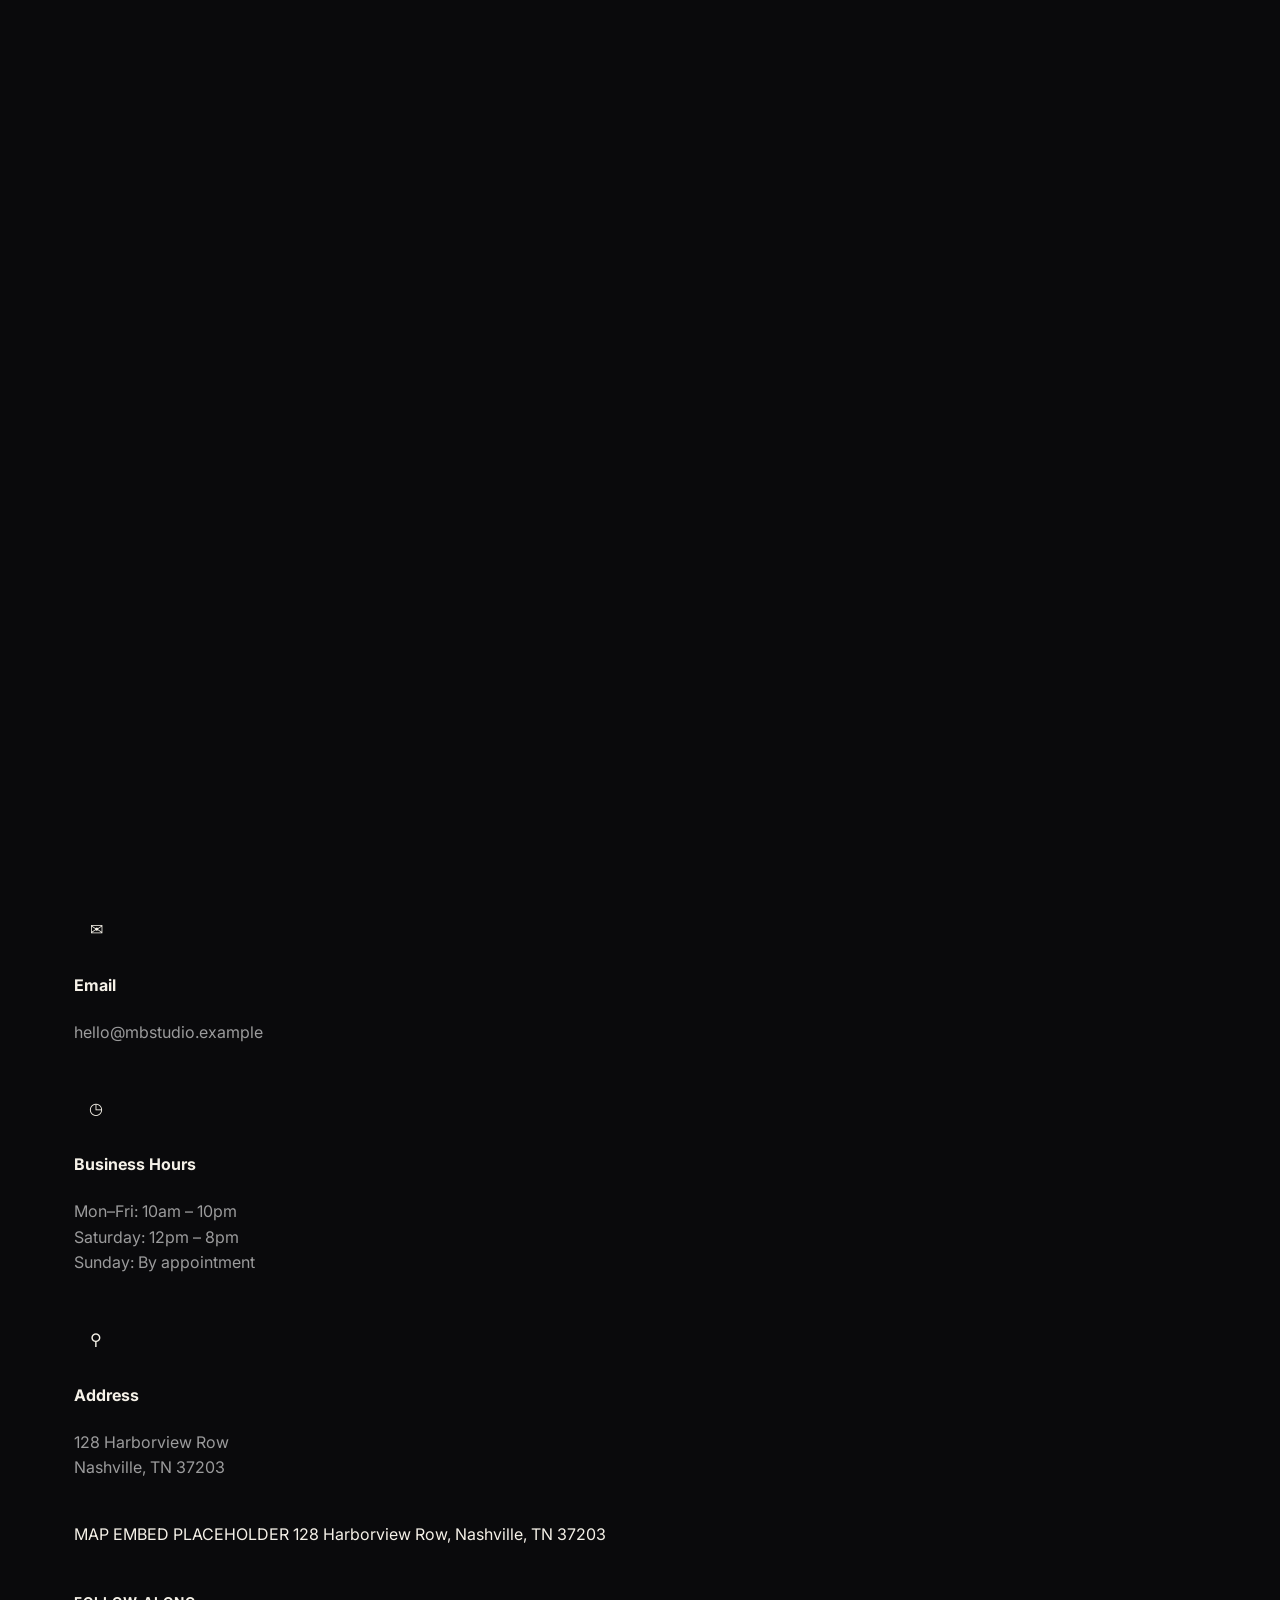
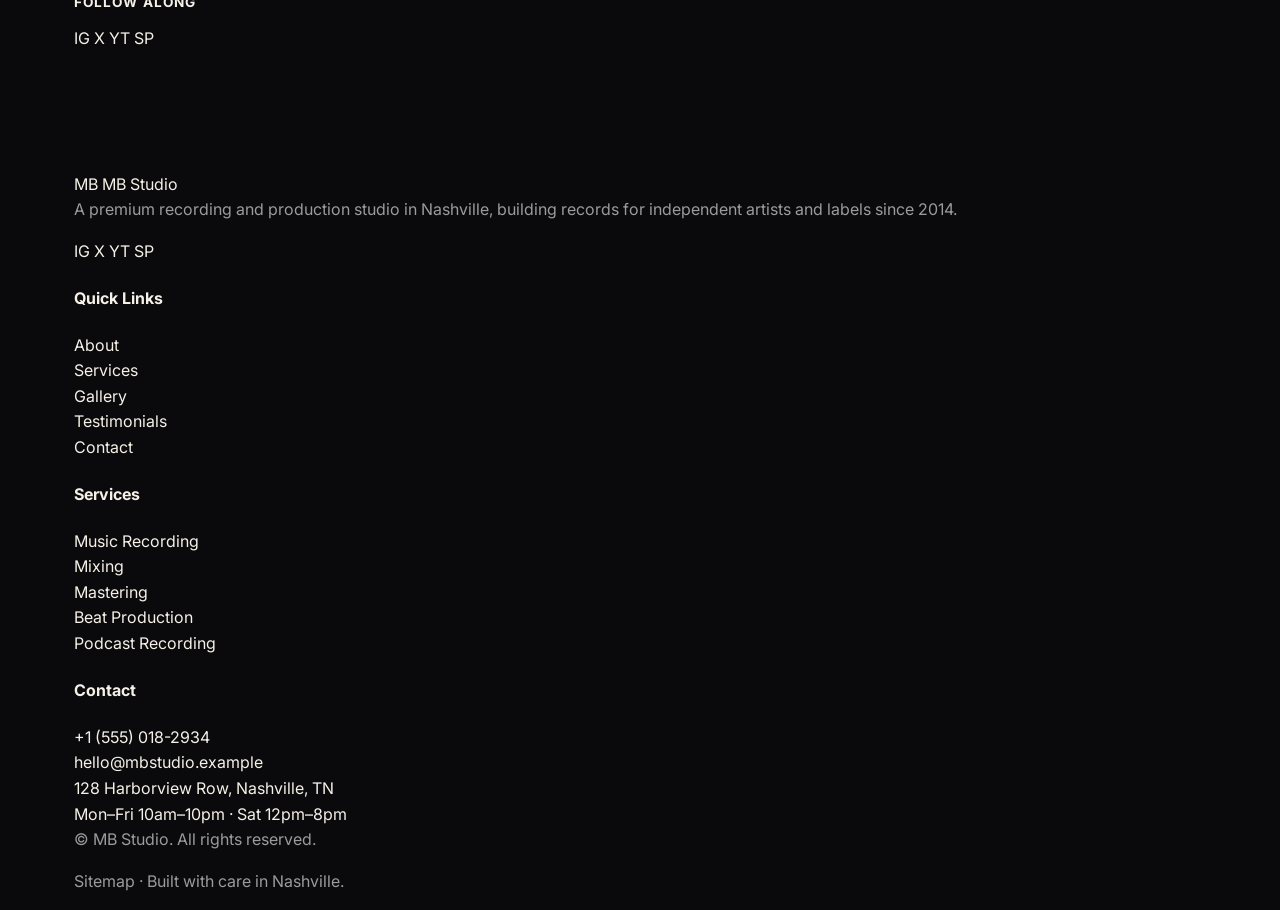
<file: contact.html>
<!DOCTYPE html>
<html lang="en">
<head>
<meta charset="UTF-8">
<meta name="viewport" content="width=device-width, initial-scale=1.0">
<title>Contact MB Studio — Book a Session</title>
<meta name="description" content="Get in touch with MB Studio to book a recording, mixing, mastering or production session. Find our address, phone, email and business hours.">
<link rel="canonical" href="https://www.example.com/contact.html">
<link rel="icon" href="favicon.ico" type="image/x-icon">
<meta property="og:type" content="website">
<meta property="og:title" content="Contact MB Studio">
<meta property="og:description" content="Book a session or ask a question — MB Studio replies within one business day.">
<meta property="og:image" content="assets/images/og-cover.jpg">
<meta property="og:url" content="https://www.example.com/contact.html">
<meta name="twitter:card" content="summary_large_image">
<meta name="twitter:title" content="Contact MB Studio">
<meta name="twitter:description" content="Book a session or ask a question — MB Studio replies within one business day.">
<link rel="preconnect" href="https://fonts.googleapis.com">
<link rel="preconnect" href="https://fonts.gstatic.com" crossorigin>
<link href="https://fonts.googleapis.com/css2?family=Fraunces:opsz,wght@9..144,400..700&family=Inter:wght@400;500;600;700&family=Space+Mono:wght@400;700&display=swap" rel="stylesheet">
<link rel="stylesheet" href="style.css">
<script type="application/ld+json">
{
  "@context": "https://schema.org",
  "@type": "ContactPage",
  "name": "Contact MB Studio",
  "url": "https://www.example.com/contact.html"
}
</script>
</head>
<body>

<div class="loader" aria-hidden="true"><div class="loader-wave"><span></span><span></span><span></span><span></span><span></span></div></div>
<a href="#main" class="skip-link">Skip to content</a>

<header class="navbar">
  <div class="container">
    <a href="index.html" class="brand"><span class="mark">MB</span> MB Studio</a>
    <nav class="nav-links" id="nav-links" aria-label="Primary">
      <a href="index.html">Home</a>
      <a href="about.html">About</a>
      <a href="services.html">Services</a>
      <a href="gallery.html">Gallery</a>
      <a href="testimonials.html">Testimonials</a>
      <a href="contact.html" aria-current="page">Contact</a>
    </nav>
    <div class="nav-cta">
      <a href="contact.html" class="btn btn-ghost btn-sm">Book a Session</a>
      <button class="nav-toggle" aria-label="Toggle menu" aria-expanded="false" aria-controls="nav-links"><span></span><span></span><span></span></button>
    </div>
  </div>
</header>

<main id="main">

  <section class="page-header">
    <div class="container">
      <p class="breadcrumb"><a href="index.html">Home</a> / Contact</p>
      <p class="eyebrow">Get in touch</p>
      <h1>Let's book<br>your next session.</h1>
    </div>
  </section>

  <section class="section" style="padding-top:0;">
    <div class="container split" style="align-items:flex-start;">

      <!-- FORM -->
      <div class="glass reveal" style="padding:clamp(1.8rem,3vw,2.6rem);">
        <h2 style="margin-bottom:0.4rem;">Send a message</h2>
        <p class="lede" style="margin-bottom:1.8rem;">We reply to every inquiry within one business day.</p>

        <form id="contact-form" novalidate>
          <div class="form-grid">
            <div class="field">
              <label for="name">Full name</label>
              <input type="text" id="name" name="name" autocomplete="name" required aria-required="true">
              <span class="error-msg" role="alert"></span>
            </div>
            <div class="field">
              <label for="email">Email address</label>
              <input type="email" id="email" name="email" autocomplete="email" required aria-required="true">
              <span class="error-msg" role="alert"></span>
            </div>
            <div class="field">
              <label for="phone">Phone (optional)</label>
              <input type="tel" id="phone" name="phone" autocomplete="tel">
              <span class="error-msg" role="alert"></span>
            </div>
            <div class="field">
              <label for="subject">Subject</label>
              <select id="subject" name="subject" required aria-required="true">
                <option value="">Choose one…</option>
                <option value="recording">Music Recording</option>
                <option value="mixing-mastering">Mixing / Mastering</option>
                <option value="beats">Beat Production</option>
                <option value="podcast">Podcast Recording</option>
                <option value="voiceover">Voice-over Recording</option>
                <option value="video">Music Video Production</option>
                <option value="development">Artist Development</option>
                <option value="other">Something Else</option>
              </select>
              <span class="error-msg" role="alert"></span>
            </div>
          </div>
          <div class="field full">
            <label for="message">Project details</label>
            <textarea id="message" name="message" rows="5" required aria-required="true" placeholder="Tell us about the project, timeline and budget range."></textarea>
            <span class="error-msg" role="alert"></span>
          </div>
          <button type="submit" class="btn btn-primary btn-block">Send Message</button>
          <p class="form-status" role="status" aria-live="polite"></p>
        </form>
      </div>

      <!-- INFO -->
      <div class="reveal" style="display:flex; flex-direction:column; gap:1.6rem;">
        <div class="info-card">
          <div class="icon" style="width:44px;height:44px;border-radius:50%;border:1px solid var(--color-gold-dim);display:flex;align-items:center;justify-content:center;color:var(--color-gold);">☏</div>
          <div><h4>Phone</h4><p><a href="tel:+15550182934">+1 (555) 018-2934</a></p></div>
        </div>
        <div class="info-card">
          <div class="icon" style="width:44px;height:44px;border-radius:50%;border:1px solid var(--color-gold-dim);display:flex;align-items:center;justify-content:center;color:var(--color-gold);">✉</div>
          <div><h4>Email</h4><p><a href="mailto:hello@mbstudio.example">hello@mbstudio.example</a></p></div>
        </div>
        <div class="info-card">
          <div class="icon" style="width:44px;height:44px;border-radius:50%;border:1px solid var(--color-gold-dim);display:flex;align-items:center;justify-content:center;color:var(--color-gold);">◷</div>
          <div><h4>Business Hours</h4><p>Mon–Fri: 10am – 10pm<br>Saturday: 12pm – 8pm<br>Sunday: By appointment</p></div>
        </div>
        <div class="info-card">
          <div class="icon" style="width:44px;height:44px;border-radius:50%;border:1px solid var(--color-gold-dim);display:flex;align-items:center;justify-content:center;color:var(--color-gold);">⚲</div>
          <div><h4>Address</h4><p>128 Harborview Row<br>Nashville, TN 37203</p></div>
        </div>

        <div class="map-frame">
          <!-- Replace with a real embed, e.g.:
               <iframe src="https://www.google.com/maps/embed?pb=..." width="100%" height="100%" style="border:0;" loading="lazy"></iframe> -->
          <div class="map-placeholder">
            <span>MAP EMBED PLACEHOLDER</span>
            <span>128 Harborview Row, Nashville, TN 37203</span>
          </div>
        </div>

        <div>
          <h4 style="font-size:0.85rem;letter-spacing:0.08em;text-transform:uppercase;color:var(--color-gold);margin-bottom:0.8rem;">Follow Along</h4>
          <div class="social-row">
            <a href="https://instagram.com/" aria-label="Instagram">IG</a>
            <a href="https://twitter.com/" aria-label="Twitter / X">X</a>
            <a href="https://youtube.com/" aria-label="YouTube">YT</a>
            <a href="https://open.spotify.com/" aria-label="Spotify">SP</a>
          </div>
        </div>
      </div>

    </div>
  </section>

</main>

<footer class="footer">
  <div class="container">
    <div class="footer-grid">
      <div class="footer-brand">
        <a href="index.html" class="brand"><span class="mark">MB</span> MB Studio</a>
        <p>A premium recording and production studio in Nashville, building records for independent artists and labels since 2014.</p>
        <div class="social-row">
          <a href="https://instagram.com/" aria-label="Instagram">IG</a>
          <a href="https://twitter.com/" aria-label="Twitter / X">X</a>
          <a href="https://youtube.com/" aria-label="YouTube">YT</a>
          <a href="https://open.spotify.com/" aria-label="Spotify">SP</a>
        </div>
      </div>
      <div><h4>Quick Links</h4><ul>
        <li><a href="about.html">About</a></li><li><a href="services.html">Services</a></li>
        <li><a href="gallery.html">Gallery</a></li><li><a href="testimonials.html">Testimonials</a></li>
        <li><a href="contact.html">Contact</a></li>
      </ul></div>
      <div><h4>Services</h4><ul>
        <li><a href="services.html#recording">Music Recording</a></li><li><a href="services.html#mixing">Mixing</a></li>
        <li><a href="services.html#mastering">Mastering</a></li><li><a href="services.html#beats">Beat Production</a></li>
        <li><a href="services.html#podcast">Podcast Recording</a></li>
      </ul></div>
      <div><h4>Contact</h4><ul>
        <li><a href="tel:+15550182934">+1 (555) 018-2934</a></li>
        <li><a href="mailto:hello@mbstudio.example">hello@mbstudio.example</a></li>
        <li>128 Harborview Row, Nashville, TN</li>
        <li>Mon–Fri 10am–10pm · Sat 12pm–8pm</li>
      </ul></div>
    </div>
    <div class="footer-bottom">
      <p>&copy; <span data-year></span> MB Studio. All rights reserved.</p>
      <p><a href="404.html">Sitemap</a> · Built with care in Nashville.</p>
    </div>
  </div>
</footer>

<button class="back-to-top" aria-label="Back to top">↑</button>
<script src="script.js"></script>
</body>
</html>
</file>
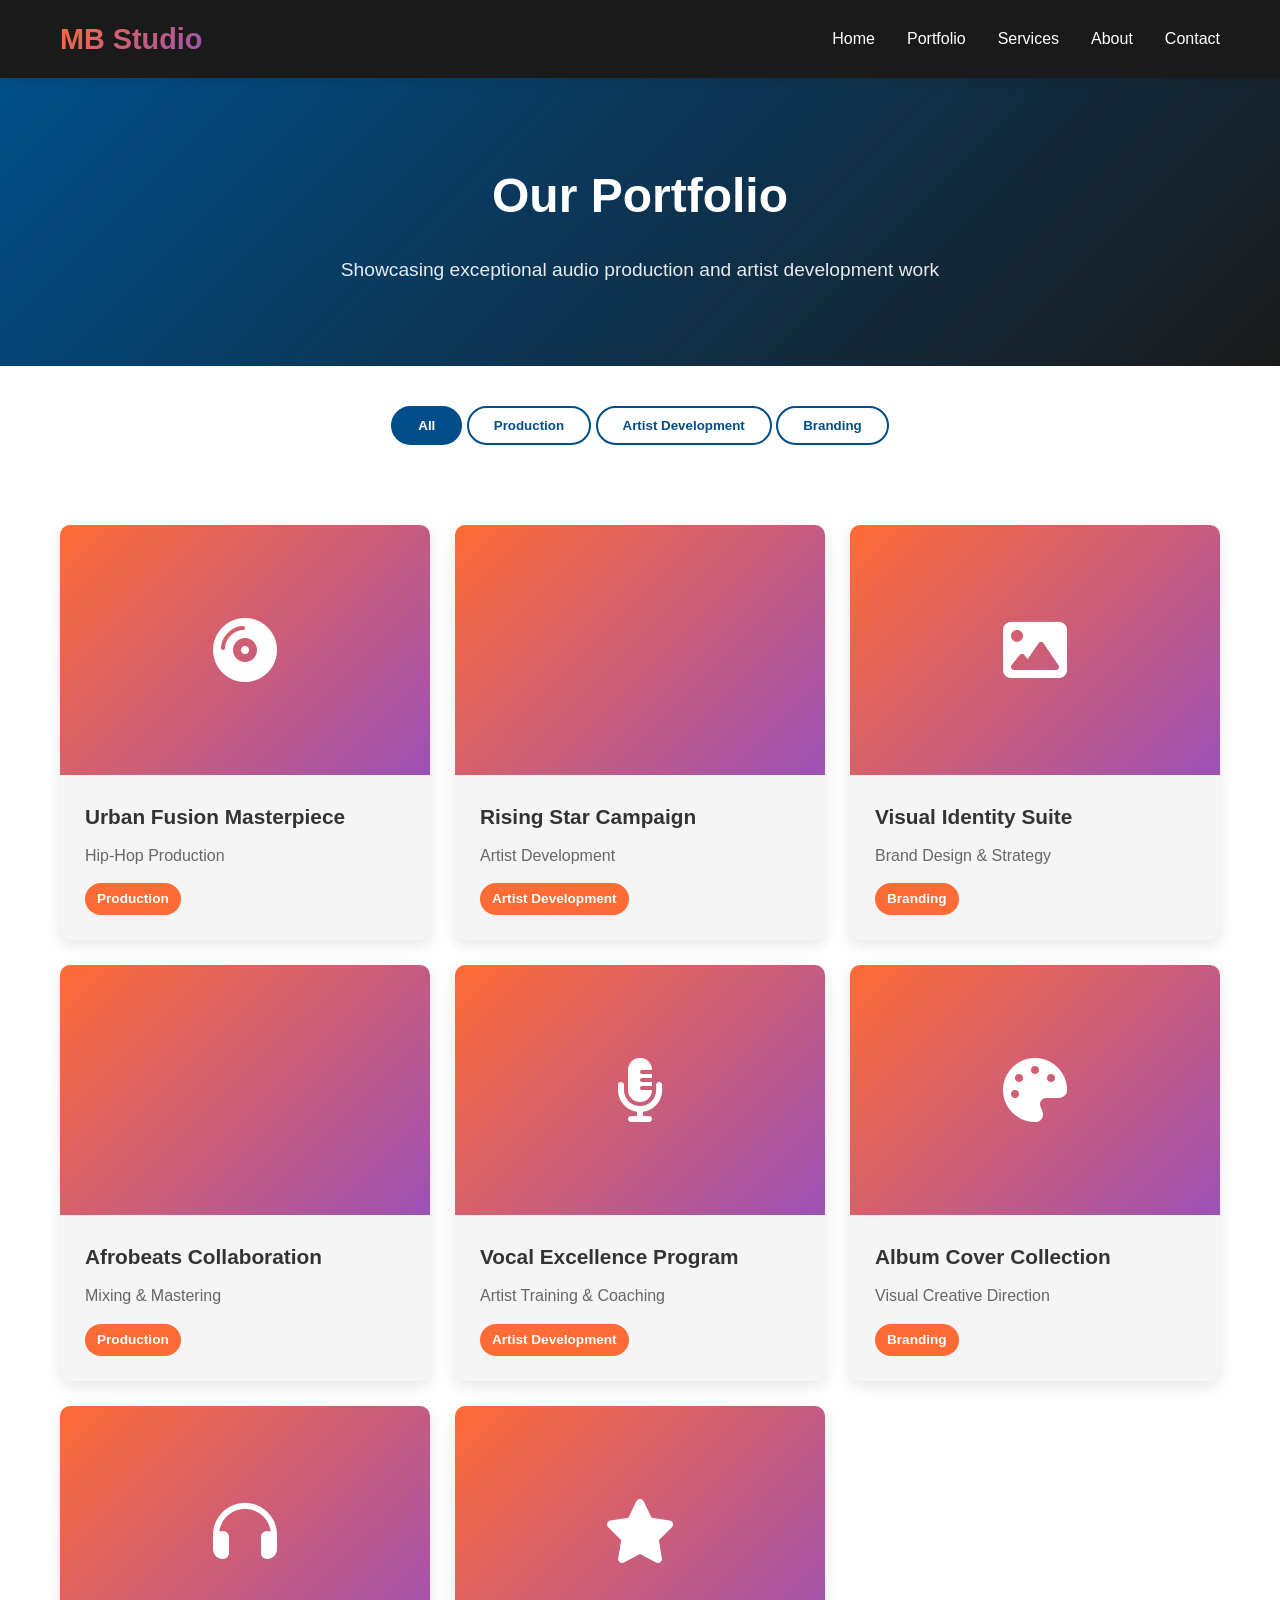
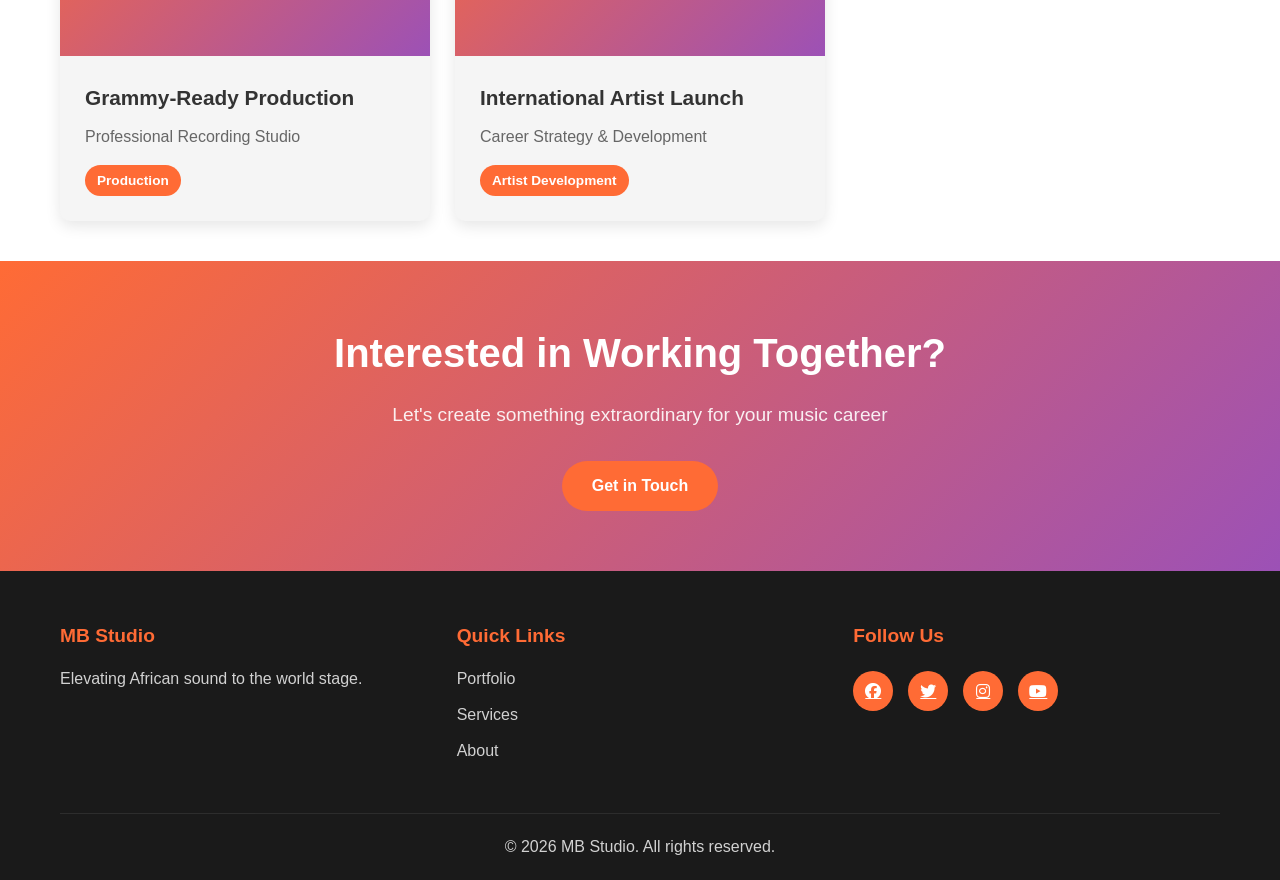
<file: portfolio.html>
<!DOCTYPE html>
<html lang="en">
<head>
    <meta charset="UTF-8">
    <meta name="viewport" content="width=device-width, initial-scale=1.0">
    <title>Portfolio - MB Studio</title>
    <link rel="stylesheet" href="styles/main.css">
    <link rel="stylesheet" href="https://cdnjs.cloudflare.com/ajax/libs/font-awesome/6.4.0/css/all.min.css">
</head>
<body>
    <!-- Navigation -->
    <nav class="navbar">
        <div class="container">
            <div class="nav-content">
                <div class="logo">
                    <h1>MB Studio</h1>
                </div>
                <ul class="nav-links">
                    <li><a href="index.html">Home</a></li>
                    <li><a href="portfolio.html">Portfolio</a></li>
                    <li><a href="services.html">Services</a></li>
                    <li><a href="about.html">About</a></li>
                    <li><a href="contact.html">Contact</a></li>
                </ul>
            </div>
        </div>
    </nav>

    <!-- Portfolio Header -->
    <section class="page-header">
        <div class="container">
            <h1>Our Portfolio</h1>
            <p>Showcasing exceptional audio production and artist development work</p>
        </div>
    </section>

    <!-- Filter Buttons -->
    <section class="portfolio-filters">
        <div class="container">
            <button class="filter-btn active" data-filter="all">All</button>
            <button class="filter-btn" data-filter="production">Production</button>
            <button class="filter-btn" data-filter="artist">Artist Development</button>
            <button class="filter-btn" data-filter="branding">Branding</button>
        </div>
    </section>

    <!-- Portfolio Gallery -->
    <section class="portfolio-gallery">
        <div class="container">
            <div class="gallery-grid">
                <!-- Project 1 -->
                <div class="portfolio-item" data-category="production">
                    <div class="portfolio-image">
                        <i class="fas fa-compact-disc"></i>
                    </div>
                    <div class="portfolio-info">
                        <h3>Urban Fusion Masterpiece</h3>
                        <p>Hip-Hop Production</p>
                        <span class="category-tag">Production</span>
                    </div>
                </div>

                <!-- Project 2 -->
                <div class="portfolio-item" data-category="artist">
                    <div class="portfolio-image">
                        <i class="fas fa-user-music"></i>
                    </div>
                    <div class="portfolio-info">
                        <h3>Rising Star Campaign</h3>
                        <p>Artist Development</p>
                        <span class="category-tag">Artist Development</span>
                    </div>
                </div>

                <!-- Project 3 -->
                <div class="portfolio-item" data-category="branding">
                    <div class="portfolio-image">
                        <i class="fas fa-image"></i>
                    </div>
                    <div class="portfolio-info">
                        <h3>Visual Identity Suite</h3>
                        <p>Brand Design & Strategy</p>
                        <span class="category-tag">Branding</span>
                    </div>
                </div>

                <!-- Project 4 -->
                <div class="portfolio-item" data-category="production">
                    <div class="portfolio-image">
                        <i class="fas fa-waveform-lines"></i>
                    </div>
                    <div class="portfolio-info">
                        <h3>Afrobeats Collaboration</h3>
                        <p>Mixing & Mastering</p>
                        <span class="category-tag">Production</span>
                    </div>
                </div>

                <!-- Project 5 -->
                <div class="portfolio-item" data-category="artist">
                    <div class="portfolio-image">
                        <i class="fas fa-microphone-lines"></i>
                    </div>
                    <div class="portfolio-info">
                        <h3>Vocal Excellence Program</h3>
                        <p>Artist Training & Coaching</p>
                        <span class="category-tag">Artist Development</span>
                    </div>
                </div>

                <!-- Project 6 -->
                <div class="portfolio-item" data-category="branding">
                    <div class="portfolio-image">
                        <i class="fas fa-palette"></i>
                    </div>
                    <div class="portfolio-info">
                        <h3>Album Cover Collection</h3>
                        <p>Visual Creative Direction</p>
                        <span class="category-tag">Branding</span>
                    </div>
                </div>

                <!-- Project 7 -->
                <div class="portfolio-item" data-category="production">
                    <div class="portfolio-image">
                        <i class="fas fa-headphones"></i>
                    </div>
                    <div class="portfolio-info">
                        <h3>Grammy-Ready Production</h3>
                        <p>Professional Recording Studio</p>
                        <span class="category-tag">Production</span>
                    </div>
                </div>

                <!-- Project 8 -->
                <div class="portfolio-item" data-category="artist">
                    <div class="portfolio-image">
                        <i class="fas fa-star"></i>
                    </div>
                    <div class="portfolio-info">
                        <h3>International Artist Launch</h3>
                        <p>Career Strategy & Development</p>
                        <span class="category-tag">Artist Development</span>
                    </div>
                </div>
            </div>
        </div>
    </section>

    <!-- CTA Section -->
    <section class="cta">
        <div class="container">
            <h2>Interested in Working Together?</h2>
            <p>Let's create something extraordinary for your music career</p>
            <a href="contact.html" class="btn btn-primary">Get in Touch</a>
        </div>
    </section>

    <!-- Footer -->
    <footer class="footer">
        <div class="container">
            <div class="footer-content">
                <div class="footer-section">
                    <h4>MB Studio</h4>
                    <p>Elevating African sound to the world stage.</p>
                </div>
                <div class="footer-section">
                    <h4>Quick Links</h4>
                    <ul>
                        <li><a href="portfolio.html">Portfolio</a></li>
                        <li><a href="services.html">Services</a></li>
                        <li><a href="about.html">About</a></li>
                    </ul>
                </div>
                <div class="footer-section">
                    <h4>Follow Us</h4>
                    <div class="social-links">
                        <a href="#"><i class="fab fa-facebook"></i></a>
                        <a href="#"><i class="fab fa-twitter"></i></a>
                        <a href="#"><i class="fab fa-instagram"></i></a>
                        <a href="#"><i class="fab fa-youtube"></i></a>
                    </div>
                </div>
            </div>
            <div class="footer-bottom">
                <p>&copy; 2026 MB Studio. All rights reserved.</p>
            </div>
        </div>
    </footer>

    <script src="js/main.js"></script>
    <script src="js/portfolio.js"></script>
</body>
</html>
</file>
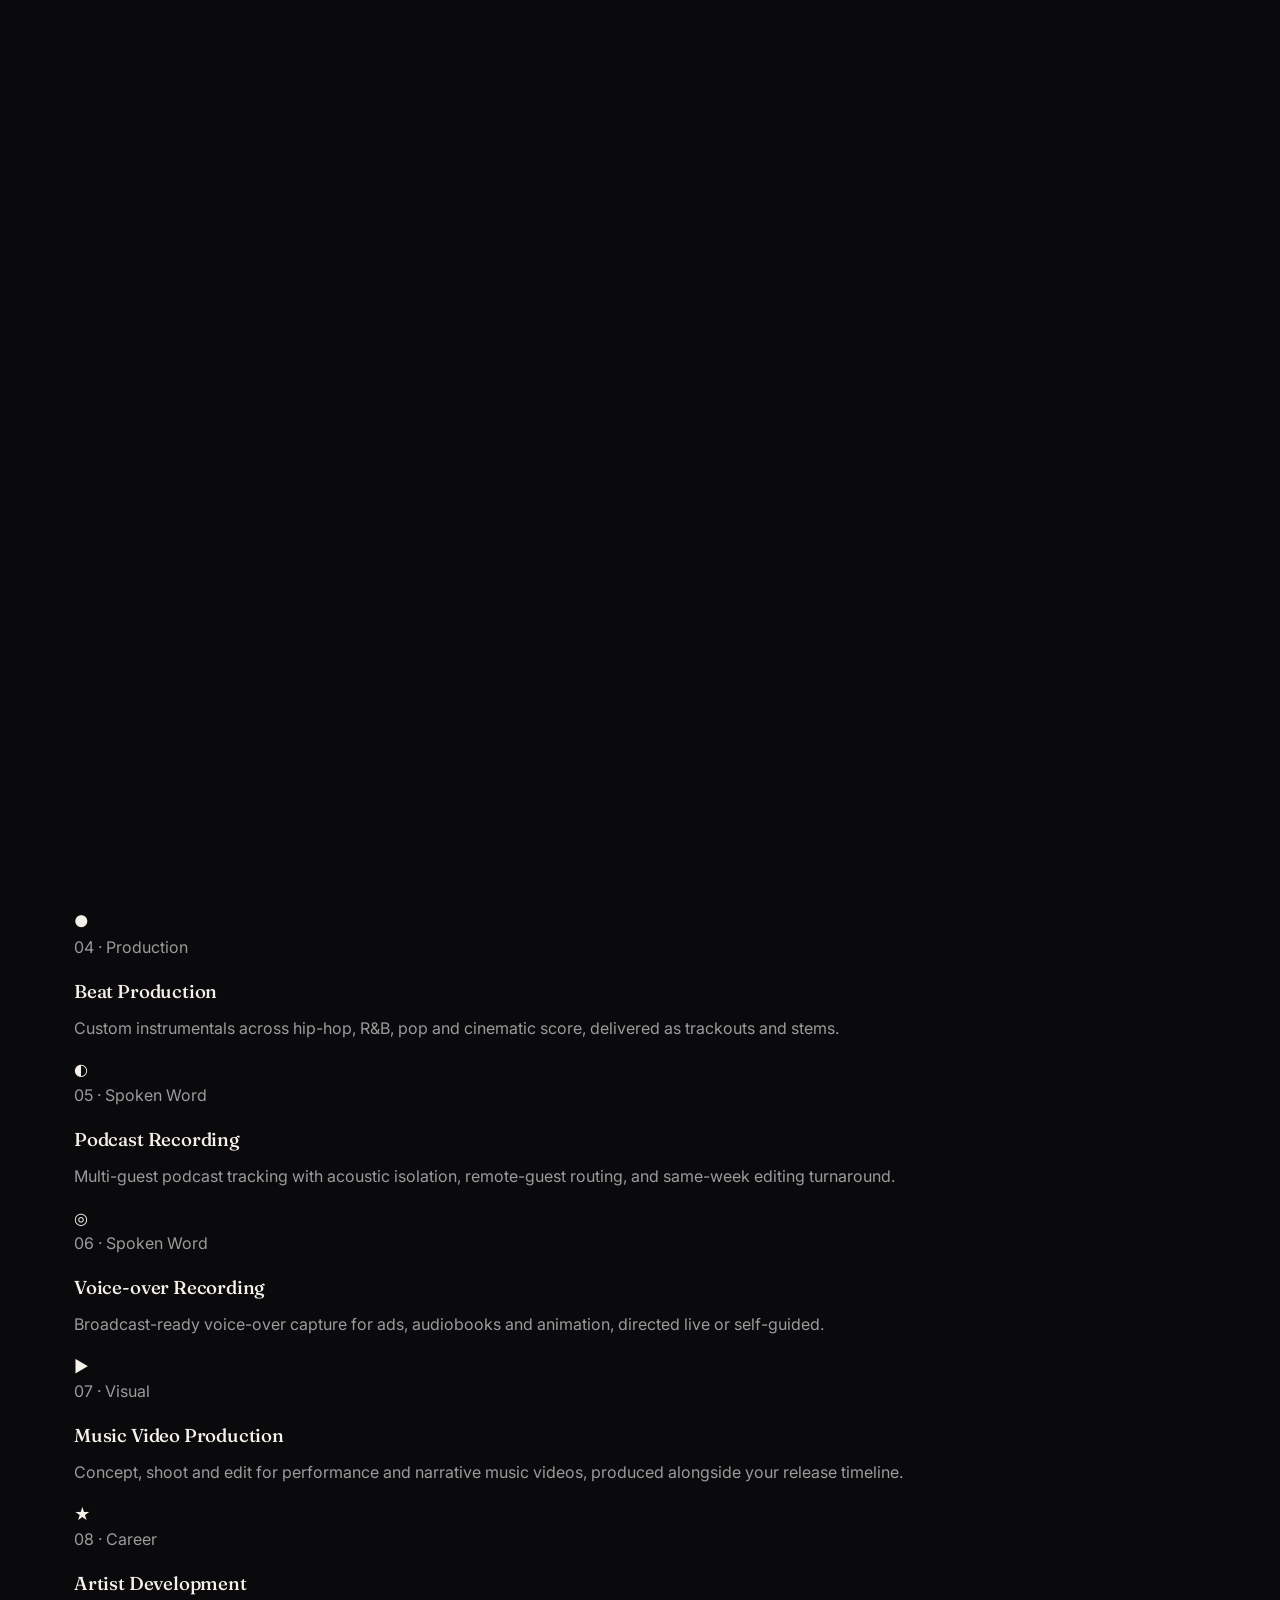
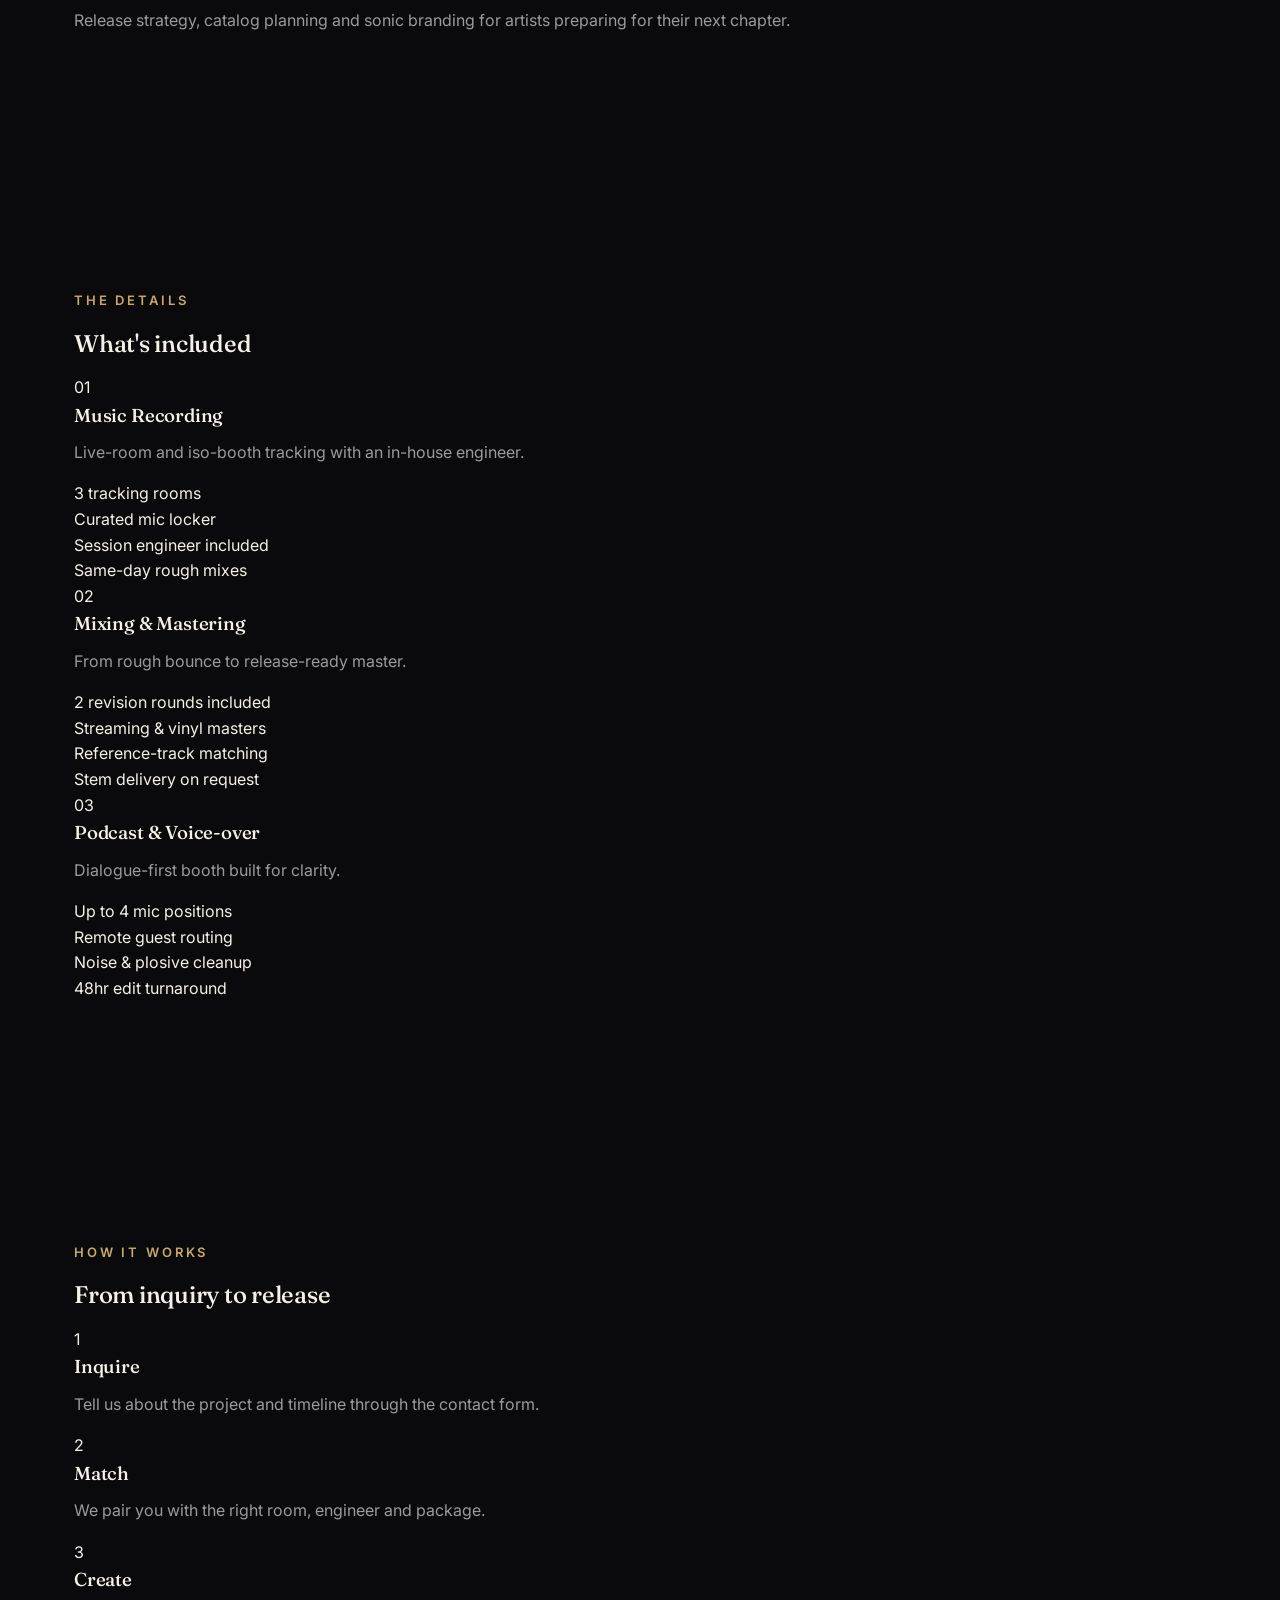
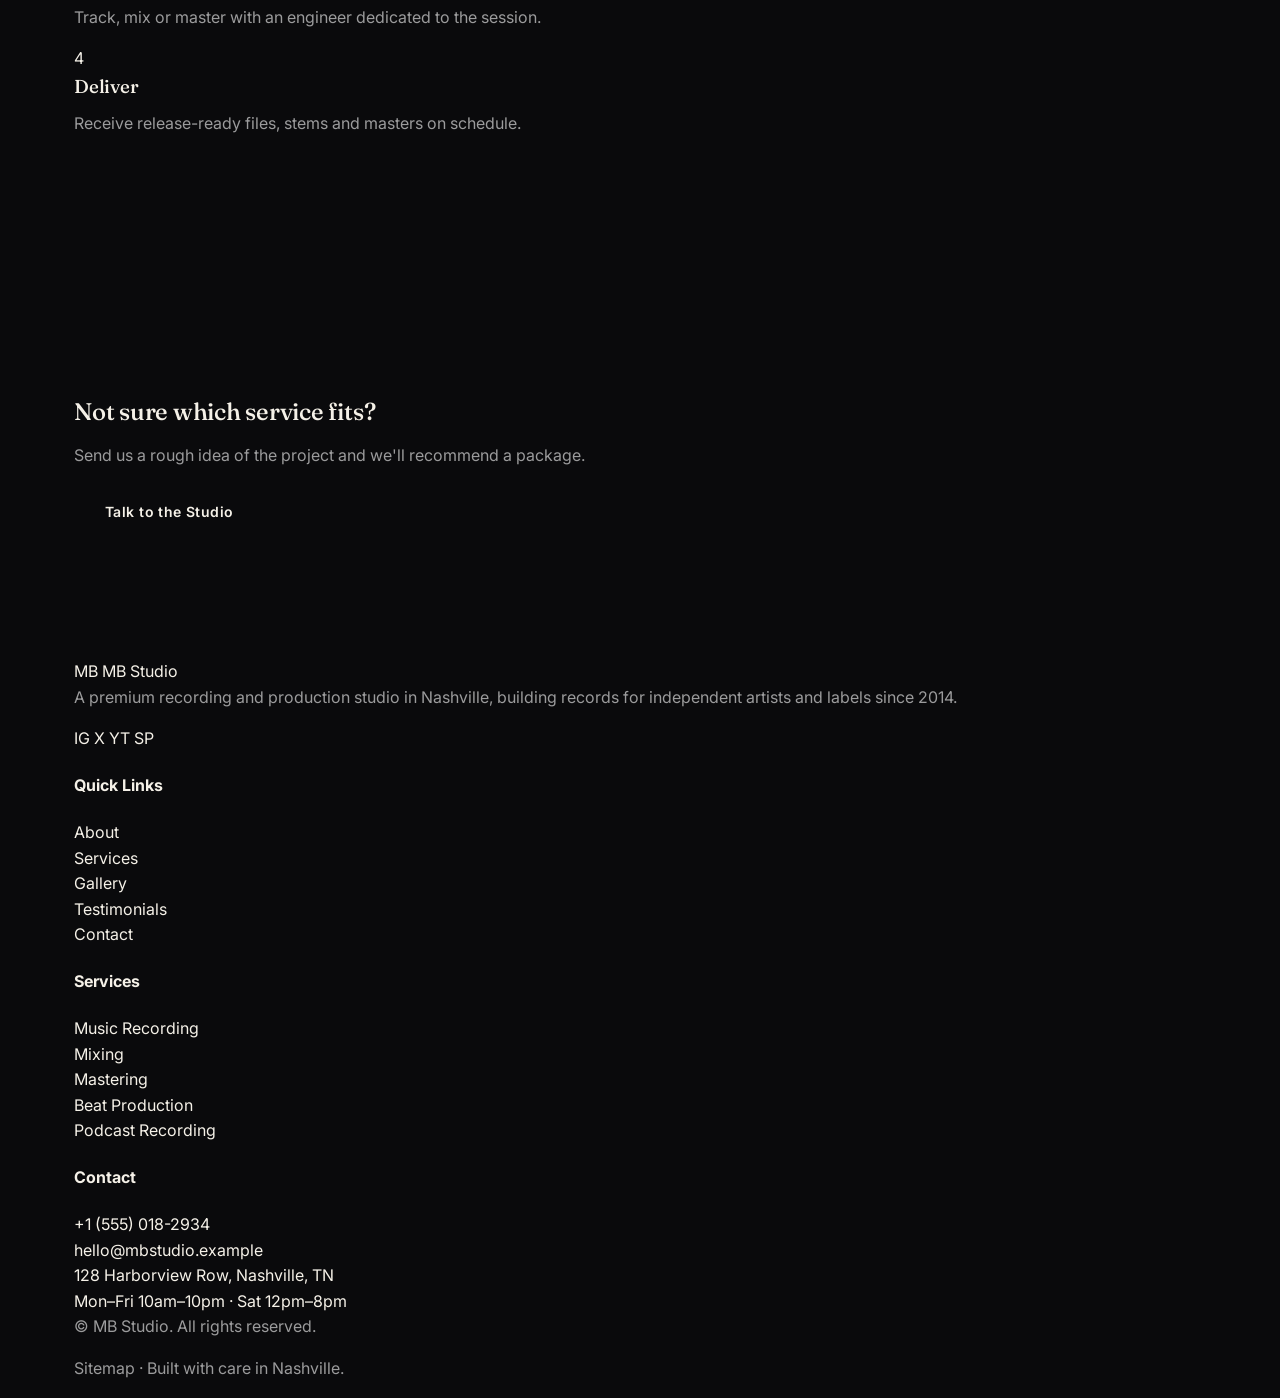
<file: services.html>
<!DOCTYPE html>
<html lang="en">
<head>
<meta charset="UTF-8">
<meta name="viewport" content="width=device-width, initial-scale=1.0">
<title>Services — MB Studio Recording, Mixing, Mastering & More</title>
<meta name="description" content="MB Studio offers music recording, mixing, mastering, beat production, podcast recording, voice-over recording, music video production and artist development.">
<link rel="canonical" href="https://www.example.com/services.html">
<link rel="icon" href="favicon.ico" type="image/x-icon">
<meta property="og:type" content="website">
<meta property="og:title" content="Services — MB Studio">
<meta property="og:description" content="Recording, mixing, mastering, beat production, podcast recording, voice-over, music video production and artist development.">
<meta property="og:image" content="assets/images/og-cover.jpg">
<meta property="og:url" content="https://www.example.com/services.html">
<meta name="twitter:card" content="summary_large_image">
<meta name="twitter:title" content="Services — MB Studio">
<meta name="twitter:description" content="Recording, mixing, mastering, beat production, podcast recording, voice-over, music video production and artist development.">
<link rel="preconnect" href="https://fonts.googleapis.com">
<link rel="preconnect" href="https://fonts.gstatic.com" crossorigin>
<link href="https://fonts.googleapis.com/css2?family=Fraunces:opsz,wght@9..144,400..700&family=Inter:wght@400;500;600;700&family=Space+Mono:wght@400;700&display=swap" rel="stylesheet">
<link rel="stylesheet" href="style.css">
<script type="application/ld+json">
{
  "@context": "https://schema.org",
  "@type": "Service",
  "serviceType": "Music Production Services",
  "provider": { "@type": "LocalBusiness", "name": "MB Studio" },
  "areaServed": "Nashville, TN",
  "hasOfferCatalog": {
    "@type": "OfferCatalog",
    "name": "Studio Services",
    "itemListElement": [
      { "@type": "Offer", "itemOffered": { "@type": "Service", "name": "Music Recording" } },
      { "@type": "Offer", "itemOffered": { "@type": "Service", "name": "Mixing" } },
      { "@type": "Offer", "itemOffered": { "@type": "Service", "name": "Mastering" } },
      { "@type": "Offer", "itemOffered": { "@type": "Service", "name": "Beat Production" } },
      { "@type": "Offer", "itemOffered": { "@type": "Service", "name": "Podcast Recording" } },
      { "@type": "Offer", "itemOffered": { "@type": "Service", "name": "Voice-over Recording" } },
      { "@type": "Offer", "itemOffered": { "@type": "Service", "name": "Music Video Production" } },
      { "@type": "Offer", "itemOffered": { "@type": "Service", "name": "Artist Development" } }
    ]
  }
}
</script>
</head>
<body>

<div class="loader" aria-hidden="true"><div class="loader-wave"><span></span><span></span><span></span><span></span><span></span></div></div>
<a href="#main" class="skip-link">Skip to content</a>

<header class="navbar">
  <div class="container">
    <a href="index.html" class="brand"><span class="mark">MB</span> MB Studio</a>
    <nav class="nav-links" id="nav-links" aria-label="Primary">
      <a href="index.html">Home</a>
      <a href="about.html">About</a>
      <a href="services.html" aria-current="page">Services</a>
      <a href="gallery.html">Gallery</a>
      <a href="testimonials.html">Testimonials</a>
      <a href="contact.html">Contact</a>
    </nav>
    <div class="nav-cta">
      <a href="contact.html" class="btn btn-ghost btn-sm">Book a Session</a>
      <button class="nav-toggle" aria-label="Toggle menu" aria-expanded="false" aria-controls="nav-links"><span></span><span></span><span></span></button>
    </div>
  </div>
</header>

<main id="main">

  <section class="page-header">
    <div class="container">
      <p class="breadcrumb"><a href="index.html">Home</a> / Services</p>
      <p class="eyebrow">What we offer</p>
      <h1>Eight disciplines,<br>one studio.</h1>
      <p class="lede" style="margin-top:1.2rem;">From first take to final master — and everything an independent artist needs in between.</p>
    </div>
  </section>

  <section class="section">
    <div class="container">
      <div class="grid grid-3 reveal-stagger">

        <div class="card" id="recording">
          <div class="icon">♪</div>
          <p class="tag">01 · Tracking</p>
          <h3>Music Recording</h3>
          <p>Full-band and solo tracking across three acoustically-treated rooms, with a curated mic and preamp locker for every source.</p>
        </div>

        <div class="card" id="mixing">
          <div class="icon">≈</div>
          <p class="tag">02 · Post</p>
          <h3>Mixing</h3>
          <p>Analog-summed, box-friendly mixes built to translate on earbuds, cars and club systems alike.</p>
        </div>

        <div class="card" id="mastering">
          <div class="icon">■</div>
          <p class="tag">03 · Post</p>
          <h3>Mastering</h3>
          <p>Loudness-optimized, format-specific masters for streaming, vinyl, and film — with reference translation checks included.</p>
        </div>

        <div class="card" id="beats">
          <div class="icon">●</div>
          <p class="tag">04 · Production</p>
          <h3>Beat Production</h3>
          <p>Custom instrumentals across hip-hop, R&amp;B, pop and cinematic score, delivered as trackouts and stems.</p>
        </div>

        <div class="card" id="podcast">
          <div class="icon">◐</div>
          <p class="tag">05 · Spoken Word</p>
          <h3>Podcast Recording</h3>
          <p>Multi-guest podcast tracking with acoustic isolation, remote-guest routing, and same-week editing turnaround.</p>
        </div>

        <div class="card" id="voiceover">
          <div class="icon">◎</div>
          <p class="tag">06 · Spoken Word</p>
          <h3>Voice-over Recording</h3>
          <p>Broadcast-ready voice-over capture for ads, audiobooks and animation, directed live or self-guided.</p>
        </div>

        <div class="card" id="video">
          <div class="icon">▶</div>
          <p class="tag">07 · Visual</p>
          <h3>Music Video Production</h3>
          <p>Concept, shoot and edit for performance and narrative music videos, produced alongside your release timeline.</p>
        </div>

        <div class="card" id="development">
          <div class="icon">★</div>
          <p class="tag">08 · Career</p>
          <h3>Artist Development</h3>
          <p>Release strategy, catalog planning and sonic branding for artists preparing for their next chapter.</p>
        </div>

      </div>
    </div>
  </section>

  <!-- DETAILED BREAKDOWN -->
  <section class="section" style="background:var(--color-bg-alt);">
    <div class="container">
      <div class="section-head reveal">
        <p class="eyebrow">The details</p>
        <h2>What's included</h2>
      </div>
      <div class="reveal-stagger">
        <div class="service-detail">
          <div class="idx">01</div>
          <div>
            <h3>Music Recording</h3>
            <p>Live-room and iso-booth tracking with an in-house engineer.</p>
            <ul><li>3 tracking rooms</li><li>Curated mic locker</li><li>Session engineer included</li><li>Same-day rough mixes</li></ul>
          </div>
        </div>
        <div class="service-detail">
          <div class="idx">02</div>
          <div>
            <h3>Mixing &amp; Mastering</h3>
            <p>From rough bounce to release-ready master.</p>
            <ul><li>2 revision rounds included</li><li>Streaming &amp; vinyl masters</li><li>Reference-track matching</li><li>Stem delivery on request</li></ul>
          </div>
        </div>
        <div class="service-detail">
          <div class="idx">03</div>
          <div>
            <h3>Podcast &amp; Voice-over</h3>
            <p>Dialogue-first booth built for clarity.</p>
            <ul><li>Up to 4 mic positions</li><li>Remote guest routing</li><li>Noise &amp; plosive cleanup</li><li>48hr edit turnaround</li></ul>
          </div>
        </div>
      </div>
    </div>
  </section>

  <!-- PROCESS -->
  <section class="section">
    <div class="container">
      <div class="section-head center reveal">
        <p class="eyebrow">How it works</p>
        <h2>From inquiry to release</h2>
      </div>
      <div class="grid grid-4 reveal-stagger">
        <div class="process-step"><div class="step-num">1</div><h3>Inquire</h3><p>Tell us about the project and timeline through the contact form.</p></div>
        <div class="process-step"><div class="step-num">2</div><h3>Match</h3><p>We pair you with the right room, engineer and package.</p></div>
        <div class="process-step"><div class="step-num">3</div><h3>Create</h3><p>Track, mix or master with an engineer dedicated to the session.</p></div>
        <div class="process-step"><div class="step-num">4</div><h3>Deliver</h3><p>Receive release-ready files, stems and masters on schedule.</p></div>
      </div>
    </div>
  </section>

  <section class="section">
    <div class="container">
      <div class="cta-band reveal">
        <h2>Not sure which service fits?</h2>
        <p class="lede">Send us a rough idea of the project and we'll recommend a package.</p>
        <a href="contact.html" class="btn btn-primary">Talk to the Studio</a>
      </div>
    </div>
  </section>

</main>

<footer class="footer">
  <div class="container">
    <div class="footer-grid">
      <div class="footer-brand">
        <a href="index.html" class="brand"><span class="mark">MB</span> MB Studio</a>
        <p>A premium recording and production studio in Nashville, building records for independent artists and labels since 2014.</p>
        <div class="social-row">
          <a href="https://instagram.com/" aria-label="Instagram">IG</a>
          <a href="https://twitter.com/" aria-label="Twitter / X">X</a>
          <a href="https://youtube.com/" aria-label="YouTube">YT</a>
          <a href="https://open.spotify.com/" aria-label="Spotify">SP</a>
        </div>
      </div>
      <div><h4>Quick Links</h4><ul>
        <li><a href="about.html">About</a></li><li><a href="services.html">Services</a></li>
        <li><a href="gallery.html">Gallery</a></li><li><a href="testimonials.html">Testimonials</a></li>
        <li><a href="contact.html">Contact</a></li>
      </ul></div>
      <div><h4>Services</h4><ul>
        <li><a href="services.html#recording">Music Recording</a></li><li><a href="services.html#mixing">Mixing</a></li>
        <li><a href="services.html#mastering">Mastering</a></li><li><a href="services.html#beats">Beat Production</a></li>
        <li><a href="services.html#podcast">Podcast Recording</a></li>
      </ul></div>
      <div><h4>Contact</h4><ul>
        <li><a href="tel:+15550182934">+1 (555) 018-2934</a></li>
        <li><a href="mailto:hello@mbstudio.example">hello@mbstudio.example</a></li>
        <li>128 Harborview Row, Nashville, TN</li>
        <li>Mon–Fri 10am–10pm · Sat 12pm–8pm</li>
      </ul></div>
    </div>
    <div class="footer-bottom">
      <p>&copy; <span data-year></span> MB Studio. All rights reserved.</p>
      <p><a href="404.html">Sitemap</a> · Built with care in Nashville.</p>
    </div>
  </div>
</footer>

<button class="back-to-top" aria-label="Back to top">↑</button>
<script src="script.js"></script>
</body>
</html>
</file>
<file: style.css>
/* ============================================================
   MB STUDIO — Stylesheet
   Tokens: Ink Black #0A0A0C · Charcoal #14141A · Antique Gold #C9A961
   Bright Gold #E8C77E · Off White #F5F1E8 · Muted #9B9B9C
   Type: Fraunces (display) + Inter (body/UI)
   ============================================================ */

:root{
  --ink: #0a0a0c;
  --charcoal: #14141a;
  --charcoal-2: #1c1c24;
  --gold: #c9a961;
  --gold-bright: #e8c77e;
  --white: #f5f1e8;
  --muted: #9b9b9c;
  --line: rgba(245,241,232,0.1);
  --glass: rgba(255,255,255,0.04);
  --glass-border: rgba(201,169,97,0.18);

  --font-display: "Fraunces", serif;
  --font-body: "Inter", sans-serif;

  --container: 1180px;
  --radius: 16px;
  --ease: cubic-bezier(.16,.84,.44,1);
}

*,*::before,*::after{ box-sizing: border-box; }
html{ scroll-behavior: smooth; }
body{
  margin:0;
  background: var(--ink);
  color: var(--white);
  font-family: var(--font-body);
  font-weight: 400;
  line-height: 1.6;
  -webkit-font-smoothing: antialiased;
  overflow-x: hidden;
}
img{ max-width:100%; display:block; }
a{ color: inherit; text-decoration:none; }
ul{ list-style:none; margin:0; padding:0; }
button{ font-family: inherit; cursor:pointer; }
h1,h2,h3{ font-family: var(--font-display); font-weight: 500; margin:0 0 .5em; letter-spacing: -0.01em; }
p{ margin:0 0 1em; color: var(--muted); }

.container{ max-width: var(--container); margin: 0 auto; padding: 0 24px; }
.section{ padding: 120px 0; position: relative; }

@media (prefers-reduced-motion: reduce){
  *{ animation-duration: .001ms !important; animation-iteration-count: 1 !important; transition-duration: .001ms !important; scroll-behavior: auto !important; }
}

/* ============ Utility ============ */
.eyebrow{
  font-size: 13px;
  letter-spacing: .22em;
  text-transform: uppercase;
  color: var(--gold);
  font-weight: 600;
  margin-bottom: 14px;
}
.eyebrow[align-center], .section__title--center{ text-align:center; }
.section__title{ font-size: clamp(30px, 4vw, 46px); max-width: 640px; }
.section__title--center{ margin-left:auto; margin-right:auto; max-width: 700px; }

.link-arrow{ color: var(--gold); font-weight:600; display:inline-flex; gap:8px; align-items:center; }
.link-arrow span{ transition: transform .3s var(--ease); }
.link-arrow:hover span{ transform: translateX(6px); }

.btn{
  display:inline-flex; align-items:center; justify-content:center;
  padding: 15px 30px;
  border-radius: 999px;
  font-weight:600;
  font-size: 14px;
  letter-spacing:.03em;
  border:1px solid transparent;
  transition: transform .35s var(--ease), box-shadow .35s var(--ease), background .35s var(--ease), color .35s var(--ease);
  white-space: nowrap;
}
.btn--gold{ background: linear-gradient(135deg,var(--gold-bright),var(--gold)); color:#12100a; box-shadow: 0 8px 24px rgba(201,169,97,.25); }
.btn--gold:hover{ transform: translateY(-3px); box-shadow: 0 14px 32px rgba(201,169,97,.4); }
.btn--outline{ border-color: var(--glass-border); color: var(--white); background: var(--glass); }
.btn--outline:hover{ border-color: var(--gold); color: var(--gold-bright); transform: translateY(-3px); }
.btn--ghost{ border-color: transparent; color: var(--white); padding: 10px 22px; background: transparent; border:1px solid var(--glass-border); }
.btn--ghost:hover{ border-color: var(--gold); color: var(--gold-bright); }

/* ============ Loader ============ */
.loader{
  position: fixed; inset:0; z-index: 999;
  background: var(--ink);
  display:flex; align-items:center; justify-content:center;
  transition: opacity .8s var(--ease), visibility .8s var(--ease);
}
.loader.is-hidden{ opacity:0; visibility:hidden; pointer-events:none; }
.loader__inner{ text-align:center; }
.loader__mark{ overflow: visible; }
.loader__wordmark{
  font-family: var(--font-display);
  font-size: 34px;
  fill: none;
  stroke: var(--white);
  stroke-width: 1px;
  letter-spacing: 4px;
  stroke-dasharray: 700;
  stroke-dashoffset: 700;
  animation: draw-text 2.1s var(--ease) forwards;
}
.loader__wave{
  fill:none; stroke: var(--gold); stroke-width:2;
  stroke-dasharray: 500; stroke-dashoffset: 500;
  animation: draw-wave 1.6s var(--ease) .5s forwards;
}
.loader__tag{
  margin-top: 18px; font-size: 12px; letter-spacing:.2em; text-transform:uppercase; color: var(--muted);
  opacity:0; animation: fade-up .8s var(--ease) 1.6s forwards;
}
@keyframes draw-text{ to{ stroke-dashoffset:0; fill: var(--white); } }
@keyframes draw-wave{ to{ stroke-dashoffset:0; } }
@keyframes fade-up{ from{ opacity:0; transform: translateY(10px); } to{ opacity:1; transform:none; } }

/* ============ Particles canvas ============ */
.particles-canvas{
  position: fixed; inset:0; z-index:0; pointer-events:none; opacity:.5;
}

/* ============ Nav ============ */
.site-header{
  position: fixed; top:0; left:0; right:0; z-index: 300;
  padding: 22px 0;
  transition: background .4s var(--ease), padding .4s var(--ease), backdrop-filter .4s var(--ease), border-color .4s var(--ease);
  border-bottom: 1px solid transparent;
}
.site-header.scrolled{
  padding: 12px 0;
  background: rgba(10,10,12,.72);
  backdrop-filter: blur(16px) saturate(140%);
  border-bottom-color: var(--line);
}
.nav{ display:flex; align-items:center; justify-content:space-between; gap: 24px; }
.nav__logo{ display:flex; align-items:baseline; gap:6px; font-family: var(--font-display); }
.nav__logo-mark{ font-size:22px; color: var(--gold-bright); font-weight:600; }
.nav__logo-full{ font-size:14px; letter-spacing:.28em; color:var(--white); }
.nav__links{ display:flex; gap: 30px; flex:1; justify-content:center; }
.nav__link{
  font-size: 13px; letter-spacing:.05em; text-transform:uppercase; color: var(--muted);
  position:relative; padding-bottom: 4px; transition: color .3s var(--ease);
}
.nav__link::after{
  content:""; position:absolute; left:0; bottom:0; width:0; height:1px; background: var(--gold);
  transition: width .35s var(--ease);
}
.nav__link:hover, .nav__link.active{ color: var(--white); }
.nav__link:hover::after, .nav__link.active::after{ width:100%; }

.hamburger{
  display:none; flex-direction:column; gap:5px; background:none; border:none; padding: 6px;
}
.hamburger span{ width:24px; height:2px; background: var(--white); transition: transform .3s var(--ease), opacity .3s var(--ease); }
.hamburger.open span:nth-child(1){ transform: translateY(7px) rotate(45deg); }
.hamburger.open span:nth-child(2){ opacity:0; }
.hamburger.open span:nth-child(3){ transform: translateY(-7px) rotate(-45deg); }

@media (max-width: 900px){
  .nav__cta{ display:none; }
  .nav__links{
    position: fixed; inset: 0 0 0 30%; top:0;
    flex-direction:column; justify-content:center; align-items:flex-start; gap: 26px;
    background: rgba(10,10,12,.98);
    padding: 40px;
    transform: translateX(100%);
    transition: transform .5s var(--ease);
    border-left: 1px solid var(--glass-border);
  }
  .nav__links.open{ transform: translateX(0); }
  .hamburger{ display:flex; }
}

/* ============ Hero ============ */
.hero{
  min-height: 100vh; position:relative; display:flex; align-items:center;
  overflow:hidden; padding-top: 100px;
}
.hero__bg{ position:absolute; inset:0; z-index:0; }
.hero__glow{
  position:absolute; top:-20%; left:50%; translate:-50% 0;
  width:900px; height:900px; border-radius:50%;
  background: radial-gradient(circle, rgba(201,169,97,.18), transparent 65%);
  filter: blur(10px);
  animation: pulse-glow 8s ease-in-out infinite;
}
@keyframes pulse-glow{ 0%,100%{ opacity:.7; transform: translate(-50%,0) scale(1); } 50%{ opacity:1; transform: translate(-50%,0) scale(1.08); } }
.hero__grid{
  position:absolute; inset:0;
  background-image: linear-gradient(var(--line) 1px, transparent 1px), linear-gradient(90deg, var(--line) 1px, transparent 1px);
  background-size: 64px 64px;
  mask-image: radial-gradient(circle at 50% 30%, black, transparent 70%);
  opacity:.5;
}
.hero__floaters{ position:absolute; inset:0; }
.floater{ position:absolute; color: var(--gold); opacity:.35; font-size: 28px; }
.floater--note{ top:22%; left:12%; animation: float-y 7s ease-in-out infinite; }
.floater--note2{ top:65%; left:20%; font-size:36px; animation: float-y 9s ease-in-out infinite 1s; }
.floater--disc{
  top:30%; right:14%; width:60px; height:60px; border-radius:50%;
  border:2px solid var(--gold); opacity:.3;
  animation: spin 12s linear infinite;
}
.floater--disc::after{ content:""; position:absolute; inset:24px; border-radius:50%; background: var(--gold); }
.floater--mic{ bottom:18%; right:22%; width:20px; height:34px; border-radius: 12px 12px 6px 6px; background: var(--gold); opacity:.25; animation: float-y 6s ease-in-out infinite .5s; }
@keyframes float-y{ 0%,100%{ transform: translateY(0); } 50%{ transform: translateY(-22px); } }
@keyframes spin{ to{ transform: rotate(360deg); } }

.hero__content{ position:relative; z-index:2; text-align:center; max-width: 900px; margin:0 auto; }
.hero__headline{ font-size: clamp(38px, 7vw, 84px); line-height:1.05; margin-bottom: 20px; }
.hero__accent{ color: var(--gold-bright); font-style: italic; }
.hero__subtitle{ font-size: clamp(16px,2vw,20px); max-width: 560px; margin: 0 auto 36px; }
.hero__actions{ display:flex; gap:18px; justify-content:center; flex-wrap:wrap; margin-bottom: 56px; }

.hero__eq{ display:flex; gap:6px; justify-content:center; align-items:flex-end; height: 46px; }
.hero__eq span{
  width:5px; background: linear-gradient(180deg,var(--gold-bright),var(--gold));
  border-radius: 3px; height: 10px;
  animation: eq 1.2s ease-in-out infinite;
}
.hero__eq span:nth-child(1){ animation-delay: -1.1s; } .hero__eq span:nth-child(2){ animation-delay: -0.9s; }
.hero__eq span:nth-child(3){ animation-delay: -0.7s; } .hero__eq span:nth-child(4){ animation-delay: -1.3s; }
.hero__eq span:nth-child(5){ animation-delay: -0.4s; } .hero__eq span:nth-child(6){ animation-delay: -0.2s; }
.hero__eq span:nth-child(7){ animation-delay: -1.0s; } .hero__eq span:nth-child(8){ animation-delay: -0.6s; }
.hero__eq span:nth-child(9){ animation-delay: -0.3s; } .hero__eq span:nth-child(10){ animation-delay: -0.8s; }
@keyframes eq{ 0%,100%{ height:8px; } 50%{ height:44px; } }

.scroll-cue{
  position:absolute; bottom: 36px; left:50%; translate:-50% 0; z-index:2;
  display:flex; flex-direction:column; align-items:center; gap:8px;
  color: var(--muted); font-size: 11px; letter-spacing:.2em; text-transform:uppercase;
}
.scroll-cue__line{ width:1px; height:36px; background: linear-gradient(var(--gold), transparent); animation: scroll-line 2s ease-in-out infinite; }
@keyframes scroll-line{ 0%{ transform: scaleY(0); transform-origin: top; } 50%{ transform: scaleY(1); transform-origin: top; } 51%{ transform-origin: bottom; } 100%{ transform: scaleY(0); transform-origin: bottom; } }

.divider{ line-height:0; color: var(--gold); opacity:.5; }
.divider__wave{ width:100%; height:32px; fill:none; stroke: currentColor; stroke-width:1.5; }
.divider--flip{ transform: scaleY(-1); }

/* ============ Reveal on scroll ============ */
[data-reveal]{ opacity:0; transform: translateY(28px); transition: opacity .9s var(--ease), transform .9s var(--ease); }
[data-reveal].in-view{ opacity:1; transform:none; }

/* ============ About ============ */
.about__grid{ display:grid; grid-template-columns: 1.1fr .9fr; gap: 70px; align-items:center; }
.about__stats{ display:grid; grid-template-columns: 1fr 1fr; gap: 18px; }
.stat-card{
  background: var(--glass); border:1px solid var(--glass-border); border-radius: var(--radius);
  padding: 28px 20px; text-align:center;
  backdrop-filter: blur(10px);
  transition: transform .4s var(--ease), border-color .4s var(--ease);
}
.stat-card:hover{ transform: translateY(-6px); border-color: var(--gold); }
.stat-card__num{ display:block; font-family: var(--font-display); font-size: 40px; color: var(--gold-bright); }
.stat-card__label{ font-size: 12px; color: var(--muted); letter-spacing:.05em; text-transform:uppercase; }

@media (max-width: 900px){
  .about__grid{ grid-template-columns:1fr; }
}

/* ============ Services ============ */
.services__grid{
  margin-top: 60px;
  display:grid; grid-template-columns: repeat(auto-fit,minmax(250px,1fr));
  gap: 24px;
}
.service-card{
  background: var(--glass); border:1px solid var(--glass-border); border-radius: var(--radius);
  padding: 34px 26px; backdrop-filter: blur(10px);
  transition: transform .4s var(--ease), border-color .4s var(--ease), background .4s var(--ease);
  position:relative; overflow:hidden;
}
.service-card::before{
  content:""; position:absolute; inset:0; opacity:0;
  background: radial-gradient(circle at 30% 0%, rgba(201,169,97,.16), transparent 60%);
  transition: opacity .4s var(--ease);
}
.service-card:hover::before{ opacity:1; }
.service-card:hover{ transform: translateY(-8px); border-color: var(--gold); }
.service-card__icon{ width:48px; height:48px; margin-bottom: 20px; color: var(--gold-bright); }
.service-card__icon svg{ width:100%; height:100%; stroke:currentColor; fill:none; }
.service-card h3{ font-size:20px; margin-bottom:10px; }
.service-card p{ font-size: 14.5px; margin:0; }

/* ============ Gallery ============ */
.gallery__filters{ display:flex; gap:12px; justify-content:center; margin: 36px 0 40px; flex-wrap:wrap; }
.filter-btn{
  background: transparent; border:1px solid var(--glass-border); color: var(--muted);
  padding: 8px 20px; border-radius: 999px; font-size: 13px; transition: all .3s var(--ease);
}
.filter-btn:hover{ color: var(--white); border-color: var(--gold); }
.filter-btn.active{ background: var(--gold); color:#12100a; border-color: var(--gold); font-weight:600; }

.gallery__grid{ display:grid; grid-template-columns: repeat(auto-fit,minmax(260px,1fr)); gap:20px; }
.gallery-item{
  margin:0; position:relative; overflow:hidden; border-radius: var(--radius);
  aspect-ratio: 4/3; background: var(--charcoal-2);
  border: 1px solid var(--glass-border);
  cursor: pointer;
}
.gallery-item.filtered-out{ display:none; }
.gallery-item img{ width:100%; height:100%; object-fit:cover; transition: transform .6s var(--ease); }
.gallery-item:hover img{ transform: scale(1.08); }
.gallery-item figcaption{
  position:absolute; left:0; right:0; bottom:0; padding: 16px;
  background: linear-gradient(0deg, rgba(0,0,0,.75), transparent);
  font-size: 13px; letter-spacing:.05em; color: var(--white);
  transform: translateY(10px); opacity:0; transition: all .4s var(--ease);
}
.gallery-item:hover figcaption{ transform:none; opacity:1; }

.lightbox{
  position: fixed; inset:0; z-index: 500; background: rgba(6,6,8,.94);
  display:flex; align-items:center; justify-content:center;
  opacity:0; visibility:hidden; transition: opacity .4s var(--ease), visibility .4s var(--ease);
}
.lightbox.open{ opacity:1; visibility:visible; }
.lightbox__img{ max-width: 82vw; max-height: 82vh; border-radius: 8px; box-shadow: 0 30px 80px rgba(0,0,0,.6); }
.lightbox__close, .lightbox__prev, .lightbox__next{
  position:absolute; background:none; border:none; color: var(--white); font-size: 30px;
  padding: 10px; transition: color .3s var(--ease);
}
.lightbox__close{ top: 24px; right: 24px; font-size: 34px; }
.lightbox__prev{ left: 24px; top:50%; translate:0 -50%; }
.lightbox__next{ right: 24px; top:50%; translate:0 -50%; }
.lightbox__close:hover, .lightbox__prev:hover, .lightbox__next:hover{ color: var(--gold); }

/* ============ Audio Player ============ */
.audio__wrap{ display:grid; grid-template-columns: .8fr 1.2fr; gap: 60px; align-items:center; }
.player{
  display:flex; gap: 28px; align-items:center;
  background: var(--glass); border:1px solid var(--glass-border); border-radius: var(--radius);
  padding: 30px; backdrop-filter: blur(10px);
}
.player__art{
  width: 110px; height:110px; border-radius: 12px; flex-shrink:0;
  background: linear-gradient(135deg, var(--charcoal-2), var(--ink));
  display:flex; align-items:center; justify-content:center;
  border: 1px solid var(--glass-border);
}
.player__bars{ display:flex; gap:4px; align-items:flex-end; height: 50px; }
.player__bars span{ width:4px; background: var(--gold); border-radius:2px; height:10px; animation: eq 1.1s ease-in-out infinite; }
.player__bars span:nth-child(odd){ animation-delay:-.4s; }
.player__bars span:nth-child(3n){ animation-delay:-.8s; }
.player.playing .player__bars span{ animation-play-state: running; }
.player:not(.playing) .player__bars span{ animation-play-state: paused; height: 8px; }

.player__body{ flex:1; min-width:0; }
.player__meta h3{ font-size:18px; margin-bottom:2px; }
.player__meta p{ font-size:13px; margin-bottom: 14px; }
.player__controls{ display:flex; align-items:center; gap: 18px; margin-bottom: 14px; }
.player__btn{ background:none; border:none; color: var(--white); font-size:18px; opacity:.8; transition: opacity .3s, transform .3s; }
.player__btn:hover{ opacity:1; transform: scale(1.1); }
.player__btn--main{
  width:44px; height:44px; border-radius:50%; background: var(--gold); color:#12100a;
  display:flex; align-items:center; justify-content:center; font-size:16px; opacity:1;
}
.player__progress{ display:flex; align-items:center; gap: 10px; font-size:12px; color: var(--muted); margin-bottom: 16px; }
.player__progress input[type="range"]{
  flex:1; accent-color: var(--gold); height:4px; background:transparent;
}
.playlist{ display:flex; flex-direction:column; gap:6px; }
.playlist__item{ font-size:13px; color: var(--muted); padding:8px 10px; border-radius:8px; cursor:pointer; transition: all .25s var(--ease); }
.playlist__item:hover{ background: rgba(255,255,255,.04); color: var(--white); }
.playlist__item.active{ color: var(--gold-bright); background: rgba(201,169,97,.08); }

@media (max-width: 900px){
  .audio__wrap{ grid-template-columns:1fr; }
  .player{ flex-direction:column; align-items:stretch; text-align:center; }
  .player__art{ margin:0 auto; }
}

/* ============ Testimonials ============ */
.slider{ position:relative; max-width: 720px; margin:0 auto; text-align:center; overflow:hidden; }
.slider__track{ display:flex; transition: transform .6s var(--ease); }
.slide{ min-width:100%; margin:0; padding: 10px 10px 0; }
.slide__avatar{ width:72px; height:72px; border-radius:50%; object-fit:cover; margin:0 auto 18px; border: 2px solid var(--gold); }
.slide__stars{ color: var(--gold); letter-spacing:3px; margin-bottom:16px; }
.slide__quote{ font-family: var(--font-display); font-size: clamp(18px,2.4vw,24px); color: var(--white); font-style: italic; margin-bottom: 20px; }
.slide__name{ font-style:normal; font-size:14px; color: var(--gold-bright); font-weight:600; }
.slide__name span{ color: var(--muted); font-weight:400; }
.slider__dots{ display:flex; gap:10px; justify-content:center; margin-top: 30px; }
.slider__dots span{ width:8px; height:8px; border-radius:50%; background: var(--glass-border); cursor:pointer; transition: background .3s; }
.slider__dots span.active{ background: var(--gold); }

/* ============ Pricing ============ */
.pricing__grid{ display:grid; grid-template-columns: repeat(3,1fr); gap: 24px; margin-top: 50px; }
.price-card{
  background: var(--glass); border:1px solid var(--glass-border); border-radius: var(--radius);
  padding: 40px 30px; text-align:center; backdrop-filter: blur(10px);
  transition: transform .4s var(--ease), border-color .4s var(--ease);
}
.price-card:hover{ transform: translateY(-8px); border-color: var(--gold); }
.price-card--featured{
  background: linear-gradient(180deg, rgba(201,169,97,.12), rgba(201,169,97,.03));
  border-color: var(--gold); transform: scale(1.04); position:relative;
}
.price-card--featured:hover{ transform: scale(1.04) translateY(-8px); }
.price-card__badge{
  position:absolute; top:-14px; left:50%; translate:-50% 0;
  background: var(--gold); color:#12100a; font-size:11px; font-weight:700;
  padding: 6px 16px; border-radius:999px; letter-spacing:.05em;
}
.price-card h3{ font-size:22px; margin-bottom:10px; }
.price-card__price{ font-family: var(--font-display); font-size: 40px; color: var(--gold-bright); margin-bottom: 24px; }
.price-card__price span{ font-family: var(--font-body); font-size:14px; color: var(--muted); }
.price-card ul{ text-align:left; margin-bottom: 30px; display:flex; flex-direction:column; gap:12px; }
.price-card ul li{ font-size: 14px; color: var(--white); padding-left: 22px; position:relative; }
.price-card ul li::before{ content:"✓"; position:absolute; left:0; color: var(--gold); }

@media (max-width: 900px){
  .pricing__grid{ grid-template-columns:1fr; }
  .price-card--featured{ transform:none; order:-1; }
  .price-card--featured:hover{ transform: translateY(-8px); }
}

/* ============ Contact ============ */
.contact__grid{ display:grid; grid-template-columns: 1fr 1fr; gap:70px; }
.contact__list{ display:flex; flex-direction:column; gap:16px; margin: 26px 0; }
.contact__list li{ display:flex; flex-direction:column; gap:2px; font-size:14px; }
.contact__list strong{ color: var(--gold-bright); font-size:12px; text-transform:uppercase; letter-spacing:.08em; }
.contact__list a{ color: var(--white); transition: color .3s; }
.contact__list a:hover{ color: var(--gold); }

.whatsapp-btn{
  display:inline-flex; align-items:center; gap:10px;
  background: var(--glass); border:1px solid var(--glass-border); padding: 12px 22px; border-radius: 999px;
  font-size:14px; font-weight:600; margin-bottom: 26px; transition: all .3s var(--ease);
}
.whatsapp-btn svg{ width:20px; height:20px; fill: #25D366; }
.whatsapp-btn:hover{ border-color: var(--gold); transform: translateY(-2px); }

.socials{ display:flex; gap:12px; }
.socials a{
  width:38px; height:38px; border-radius:50%; border:1px solid var(--glass-border);
  display:flex; align-items:center; justify-content:center; font-size:11px; letter-spacing:.02em;
  transition: all .3s var(--ease);
}
.socials a:hover{ border-color: var(--gold); color: var(--gold-bright); transform: translateY(-3px); }

.contact__form{
  background: var(--glass); border:1px solid var(--glass-border); border-radius: var(--radius);
  padding: 34px; backdrop-filter: blur(10px);
}
.form-row{ margin-bottom: 20px; display:flex; flex-direction:column; gap:8px; }
.form-row label{ font-size:12px; letter-spacing:.06em; text-transform:uppercase; color: var(--muted); }
.form-row input, .form-row select, .form-row textarea{
  background: rgba(255,255,255,.03); border:1px solid var(--glass-border); border-radius:10px;
  padding: 13px 14px; color: var(--white); font-family: inherit; font-size:14px;
  transition: border-color .3s var(--ease);
}
.form-row input:focus, .form-row select:focus, .form-row textarea:focus{
  outline:none; border-color: var(--gold);
}
.form-row textarea{ resize: vertical; }
.form-submit{ width:100%; margin-top: 6px; }
.form-note{ text-align:center; font-size:13px; color: var(--gold-bright); margin: 14px 0 0; min-height:16px; }

@media (max-width: 900px){
  .contact__grid{ grid-template-columns:1fr; }
}

/* ============ Footer ============ */
.site-footer{ background: var(--charcoal); border-top: 1px solid var(--line); padding: 60px 0 24px; }
.footer__grid{ display:flex; flex-wrap:wrap; gap: 30px; justify-content:space-between; align-items:flex-start; padding-bottom: 30px; border-bottom: 1px solid var(--line); }
.footer__brand p{ margin-top:8px; font-size:13px; }
.footer__links{ display:flex; gap: 22px; flex-wrap:wrap; }
.footer__links a{ font-size:13px; color: var(--muted); transition: color .3s; }
.footer__links a:hover{ color: var(--gold); }
.footer__copy{ text-align:center; font-size:12px; color: var(--muted); margin-top: 24px; }

/* ============ Back to top ============ */
.back-to-top{
  position: fixed; bottom: 28px; right: 28px; z-index: 200;
  width: 46px; height:46px; border-radius:50%; border:1px solid var(--glass-border);
  background: rgba(20,20,26,.8); backdrop-filter: blur(8px); color: var(--gold);
  font-size:18px; opacity:0; visibility:hidden; transform: translateY(10px);
  transition: all .4s var(--ease);
}
.back-to-top.visible{ opacity:1; visibility:visible; transform:none; }
.back-to-top:hover{ border-color: var(--gold); transform: translateY(-4px); }

/* ============ Focus visibility ============ */
a:focus-visible, button:focus-visible, input:focus-visible, textarea:focus-visible, select:focus-visible{
  outline: 2px solid var(--gold); outline-offset: 3px;
}

/* ============ Responsive base ============ */
@media (max-width: 600px){
  .section{ padding: 80px 0; }
  .hero{ padding-top: 120px; }
}
</file>
<file: styles/main.css>
:root {
    --primary-color: #FF6B35;
    --secondary-color: #004E89;
    --accent-color: #9C51B6;
    --dark-bg: #1A1A1A;
    --light-bg: #F5F5F5;
    --text-dark: #333333;
    --text-light: #FFFFFF;
    --border-color: #E0E0E0;
    --success: #4CAF50;
    --error: #F44336;
}

* {
    margin: 0;
    padding: 0;
    box-sizing: border-box;
}

html {
    scroll-behavior: smooth;
}

body {
    font-family: 'Segoe UI', Tahoma, Geneva, Verdana, sans-serif;
    color: var(--text-dark);
    line-height: 1.6;
    background-color: #FFFFFF;
}

.container {
    max-width: 1200px;
    margin: 0 auto;
    padding: 0 20px;
}

/* Navigation */
.navbar {
    background-color: var(--dark-bg);
    color: var(--text-light);
    padding: 1rem 0;
    position: sticky;
    top: 0;
    z-index: 1000;
    box-shadow: 0 2px 10px rgba(0, 0, 0, 0.1);
}

.nav-content {
    display: flex;
    justify-content: space-between;
    align-items: center;
}

.logo h1 {
    font-size: 1.8rem;
    background: linear-gradient(135deg, var(--primary-color), var(--accent-color));
    -webkit-background-clip: text;
    -webkit-text-fill-color: transparent;
    background-clip: text;
}

.nav-links {
    display: flex;
    list-style: none;
    gap: 2rem;
}

.nav-links a {
    color: var(--text-light);
    text-decoration: none;
    transition: color 0.3s ease;
    font-weight: 500;
}

.nav-links a:hover {
    color: var(--primary-color);
}

.hamburger {
    display: none;
    flex-direction: column;
    cursor: pointer;
}

.hamburger span {
    width: 25px;
    height: 3px;
    background-color: var(--text-light);
    margin: 5px 0;
    transition: 0.3s;
}

/* Hero Section */
.hero {
    background: linear-gradient(135deg, var(--dark-bg), var(--secondary-color));
    color: var(--text-light);
    padding: 100px 20px;
    display: grid;
    grid-template-columns: 1fr 1fr;
    gap: 40px;
    align-items: center;
    min-height: 90vh;
}

.hero-content h1 {
    font-size: 3.5rem;
    margin-bottom: 20px;
    line-height: 1.2;
}

.hero-content p {
    font-size: 1.2rem;
    margin-bottom: 30px;
    opacity: 0.9;
}

.hero-buttons {
    display: flex;
    gap: 20px;
    flex-wrap: wrap;
}

.hero-image {
    display: flex;
    justify-content: center;
    align-items: center;
    font-size: 15rem;
    opacity: 0.2;
}

/* Buttons */
.btn {
    padding: 12px 30px;
    border: none;
    border-radius: 50px;
    font-size: 1rem;
    font-weight: 600;
    cursor: pointer;
    text-decoration: none;
    display: inline-block;
    transition: all 0.3s ease;
    text-align: center;
}

.btn-primary {
    background-color: var(--primary-color);
    color: var(--text-light);
}

.btn-primary:hover {
    background-color: #E55A24;
    transform: translateY(-2px);
    box-shadow: 0 5px 20px rgba(255, 107, 53, 0.4);
}

.btn-secondary {
    background-color: transparent;
    color: var(--text-light);
    border: 2px solid var(--text-light);
}

.btn-secondary:hover {
    background-color: var(--text-light);
    color: var(--secondary-color);
}

/* Services Preview */
.services-preview {
    padding: 60px 20px;
    background-color: var(--light-bg);
}

.services-preview h2 {
    text-align: center;
    font-size: 2.5rem;
    margin-bottom: 50px;
}

.services-grid {
    display: grid;
    grid-template-columns: repeat(auto-fit, minmax(300px, 1fr));
    gap: 30px;
}

.service-card {
    background-color: white;
    padding: 30px;
    border-radius: 10px;
    text-align: center;
    transition: all 0.3s ease;
    box-shadow: 0 5px 15px rgba(0, 0, 0, 0.1);
}

.service-card:hover {
    transform: translateY(-10px);
    box-shadow: 0 15px 30px rgba(0, 0, 0, 0.2);
}

.service-card i {
    font-size: 3rem;
    color: var(--primary-color);
    margin-bottom: 20px;
}

.service-card h3 {
    font-size: 1.5rem;
    margin-bottom: 15px;
}

.service-card p {
    color: #666;
    line-height: 1.8;
}

/* Statistics */
.stats {
    background-color: var(--secondary-color);
    color: var(--text-light);
    padding: 60px 20px;
    display: grid;
    grid-template-columns: repeat(auto-fit, minmax(250px, 1fr));
    gap: 40px;
    text-align: center;
}

.stat-item h3 {
    font-size: 3rem;
    color: var(--primary-color);
    margin-bottom: 10px;
}

.stat-item p {
    font-size: 1.1rem;
}

/* CTA Section */
.cta {
    background: linear-gradient(135deg, var(--primary-color), var(--accent-color));
    color: var(--text-light);
    padding: 60px 20px;
    text-align: center;
}

.cta h2 {
    font-size: 2.5rem;
    margin-bottom: 15px;
}

.cta p {
    font-size: 1.2rem;
    margin-bottom: 30px;
    opacity: 0.9;
}

/* Page Header */
.page-header {
    background: linear-gradient(135deg, var(--secondary-color), var(--dark-bg));
    color: var(--text-light);
    padding: 80px 20px;
    text-align: center;
}

.page-header h1 {
    font-size: 3rem;
    margin-bottom: 20px;
}

.page-header p {
    font-size: 1.2rem;
    opacity: 0.9;
}

/* Portfolio */
.portfolio-filters {
    padding: 40px 20px;
    text-align: center;
    display: flex;
    justify-content: center;
    gap: 15px;
    flex-wrap: wrap;
}

.filter-btn {
    padding: 10px 25px;
    border: 2px solid var(--secondary-color);
    background-color: transparent;
    color: var(--secondary-color);
    border-radius: 25px;
    cursor: pointer;
    font-weight: 600;
    transition: all 0.3s ease;
}

.filter-btn:hover,
.filter-btn.active {
    background-color: var(--secondary-color);
    color: var(--text-light);
}

.portfolio-gallery {
    padding: 40px 20px;
}

.gallery-grid {
    display: grid;
    grid-template-columns: repeat(auto-fill, minmax(280px, 1fr));
    gap: 25px;
}

.portfolio-item {
    background-color: var(--light-bg);
    border-radius: 10px;
    overflow: hidden;
    cursor: pointer;
    transition: all 0.3s ease;
    box-shadow: 0 5px 15px rgba(0, 0, 0, 0.1);
}

.portfolio-item:hover {
    transform: translateY(-10px);
    box-shadow: 0 15px 30px rgba(0, 0, 0, 0.2);
}

.portfolio-item.hidden {
    display: none;
}

.portfolio-image {
    width: 100%;
    height: 250px;
    background: linear-gradient(135deg, var(--primary-color), var(--accent-color));
    display: flex;
    align-items: center;
    justify-content: center;
    font-size: 4rem;
    color: var(--text-light);
}

.portfolio-info {
    padding: 25px;
}

.portfolio-info h3 {
    margin-bottom: 10px;
    font-size: 1.3rem;
}

.portfolio-info p {
    color: #666;
    margin-bottom: 15px;
}

.category-tag {
    display: inline-block;
    background-color: var(--primary-color);
    color: white;
    padding: 5px 12px;
    border-radius: 20px;
    font-size: 0.85rem;
    font-weight: 600;
}

/* Services Detail */
.services-detail {
    padding: 60px 20px;
}

.service-detail-item {
    display: grid;
    grid-template-columns: 1fr 1fr;
    gap: 50px;
    align-items: center;
    margin-bottom: 80px;
}

.service-detail-item.reverse {
    direction: rtl;
}

.service-detail-item.reverse > * {
    direction: ltr;
}

.service-detail-image {
    font-size: 8rem;
    color: var(--primary-color);
    display: flex;
    align-items: center;
    justify-content: center;
    min-height: 400px;
}

.service-detail-content h2 {
    font-size: 2rem;
    margin-bottom: 20px;
    color: var(--secondary-color);
}

.service-detail-content p {
    font-size: 1.1rem;
    margin-bottom: 25px;
    color: #666;
    line-height: 1.8;
}

.service-features {
    list-style: none;
}

.service-features li {
    padding: 10px 0;
    font-size: 1.05rem;
    display: flex;
    align-items: center;
    gap: 15px;
}

.service-features i {
    color: var(--primary-color);
    font-size: 1.2rem;
}

/* Pricing */
.pricing {
    padding: 60px 20px;
    background-color: var(--light-bg);
}

.pricing h2 {
    text-align: center;
    font-size: 2.5rem;
    margin-bottom: 50px;
}

.pricing-grid {
    display: grid;
    grid-template-columns: repeat(auto-fit, minmax(300px, 1fr));
    gap: 30px;
    max-width: 1000px;
    margin: 0 auto;
}

.pricing-card {
    background-color: white;
    padding: 40px;
    border-radius: 10px;
    text-align: center;
    box-shadow: 0 5px 15px rgba(0, 0, 0, 0.1);
    transition: all 0.3s ease;
    position: relative;
}

.pricing-card.featured {
    transform: scale(1.05);
    box-shadow: 0 15px 40px rgba(255, 107, 53, 0.3);
    border: 2px solid var(--primary-color);
}

.pricing-card.featured .badge {
    position: absolute;
    top: -15px;
    left: 50%;
    transform: translateX(-50%);
    background-color: var(--primary-color);
    color: white;
    padding: 8px 20px;
    border-radius: 20px;
    font-weight: 600;
}

.pricing-card h3 {
    font-size: 1.8rem;
    margin-bottom: 15px;
    color: var(--secondary-color);
}

.pricing-card .price {
    font-size: 2.5rem;
    color: var(--primary-color);
    font-weight: bold;
    margin: 15px 0;
}

.pricing-card .period {
    color: #666;
    margin-bottom: 30px;
}

.pricing-features {
    list-style: none;
    margin: 30px 0;
    text-align: left;
}

.pricing-features li {
    padding: 12px 0;
    border-bottom: 1px solid var(--border-color);
    display: flex;
    align-items: center;
    gap: 12px;
}

.pricing-features i {
    color: var(--success);
    font-weight: bold;
}

.pricing-features i.fa-times {
    color: #ccc;
}

.pricing-card .btn {
    width: 100%;
    margin-top: 20px;
}

/* Our Story */
.our-story {
    padding: 60px 20px;
    background-color: var(--light-bg);
}

.story-content {
    display: grid;
    grid-template-columns: 1fr 1fr;
    gap: 50px;
    align-items: center;
}

.story-text h2 {
    font-size: 2.5rem;
    margin-bottom: 25px;
    color: var(--secondary-color);
}

.story-text p {
    font-size: 1.1rem;
    margin-bottom: 20px;
    line-height: 1.9;
    color: #666;
}

.story-image {
    font-size: 10rem;
    color: var(--primary-color);
    opacity: 0.1;
    display: flex;
    align-items: center;
    justify-content: center;
}

/* Mission & Values */
.mission-values {
    display: grid;
    grid-template-columns: repeat(auto-fit, minmax(300px, 1fr));
    gap: 40px;
    padding: 60px 20px;
}

.mission-item {
    text-align: center;
}

.mission-item i {
    font-size: 3.5rem;
    color: var(--primary-color);
    margin-bottom: 20px;
}

.mission-item h3 {
    font-size: 1.5rem;
    margin-bottom: 15px;
    color: var(--secondary-color);
}

.mission-item p {
    color: #666;
    line-height: 1.8;
}

/* Team */
.team {
    padding: 60px 20px;
    background-color: var(--light-bg);
}

.team h2 {
    text-align: center;
    font-size: 2.5rem;
    margin-bottom: 50px;
}

.team-grid {
    display: grid;
    grid-template-columns: repeat(auto-fit, minmax(250px, 1fr));
    gap: 30px;
}

.team-member {
    background-color: white;
    padding: 30px;
    border-radius: 10px;
    text-align: center;
    box-shadow: 0 5px 15px rgba(0, 0, 0, 0.1);
    transition: all 0.3s ease;
}

.team-member:hover {
    transform: translateY(-10px);
}

.member-image {
    font-size: 5rem;
    color: var(--primary-color);
    margin-bottom: 20px;
}

.team-member h3 {
    font-size: 1.3rem;
    margin-bottom: 5px;
}

.team-member .role {
    color: var(--primary-color);
    font-weight: 600;
    margin-bottom: 15px;
}

.team-member .bio {
    color: #666;
    font-size: 0.95rem;
    line-height: 1.6;
}

/* Achievements */
.achievements {
    padding: 60px 20px;
}

.achievements h2 {
    text-align: center;
    font-size: 2.5rem;
    margin-bottom: 50px;
}

.achievements-grid {
    display: grid;
    grid-template-columns: repeat(auto-fit, minmax(250px, 1fr));
    gap: 30px;
}

.achievement {
    text-align: center;
    padding: 30px;
    border-radius: 10px;
    background: linear-gradient(135deg, rgba(255, 107, 53, 0.1), rgba(156, 81, 182, 0.1));
}

.achievement i {
    font-size: 3rem;
    color: var(--primary-color);
    margin-bottom: 15px;
}

.achievement h3 {
    font-size: 1.3rem;
    margin-bottom: 10px;
}

.achievement p {
    color: #666;
}

/* Contact Section */
.contact-section {
    padding: 60px 20px;
}

.contact-content {
    display: grid;
    grid-template-columns: 1fr 1fr;
    gap: 50px;
}

.contact-info h2,
.contact-form h2 {
    font-size: 1.8rem;
    margin-bottom: 30px;
    color: var(--secondary-color);
}

.info-item {
    display: flex;
    gap: 20px;
    margin-bottom: 30px;
}

.info-item i {
    font-size: 2rem;
    color: var(--primary-color);
    min-width: 40px;
}

.info-item h4 {
    font-size: 1.2rem;
    margin-bottom: 8px;
}

.info-item p {
    color: #666;
    line-height: 1.6;
}

/* Contact Form */
.contact-form {
    background-color: var(--light-bg);
    padding: 40px;
    border-radius: 10px;
}

.form-group {
    margin-bottom: 25px;
}

.form-group label {
    display: block;
    margin-bottom: 10px;
    font-weight: 600;
    color: var(--text-dark);
}

.form-group input,
.form-group textarea,
.form-group select {
    width: 100%;
    padding: 12px;
    border: 1px solid var(--border-color);
    border-radius: 5px;
    font-size: 1rem;
    font-family: inherit;
    transition: border-color 0.3s ease;
}

.form-group input:focus,
.form-group textarea:focus,
.form-group select:focus {
    outline: none;
    border-color: var(--primary-color);
}

.form-group textarea {
    resize: vertical;
}

.form-message {
    margin-top: 20px;
    padding: 15px;
    border-radius: 5px;
    display: none;
}

.form-message.success {
    background-color: #D4EDDA;
    color: #155724;
    display: block;
}

.form-message.error {
    background-color: #F8D7DA;
    color: #721C24;
    display: block;
}

/* Map Section */
.map-section {
    width: 100%;
    height: 400px;
    background: linear-gradient(135deg, var(--light-bg), #E8E8E8);
    display: flex;
    align-items: center;
    justify-content: center;
    color: #999;
    font-size: 1.2rem;
}

.map-container {
    text-align: center;
}

.map-container i {
    font-size: 4rem;
    margin-bottom: 20px;
}

/* FAQ */
.faq {
    padding: 60px 20px;
    background-color: var(--light-bg);
}

.faq h2 {
    text-align: center;
    font-size: 2.5rem;
    margin-bottom: 50px;
}

.faq-grid {
    display: grid;
    grid-template-columns: repeat(auto-fit, minmax(300px, 1fr));
    gap: 30px;
}

.faq-item {
    background-color: white;
    padding: 25px;
    border-radius: 10px;
    box-shadow: 0 5px 15px rgba(0, 0, 0, 0.1);
}

.faq-item h3 {
    color: var(--secondary-color);
    margin-bottom: 15px;
}

.faq-item p {
    color: #666;
    line-height: 1.7;
}

/* Footer */
.footer {
    background-color: var(--dark-bg);
    color: var(--text-light);
    padding: 50px 20px 20px;
}

.footer-content {
    display: grid;
    grid-template-columns: repeat(auto-fit, minmax(250px, 1fr));
    gap: 30px;
    margin-bottom: 40px;
}

.footer-section h4 {
    font-size: 1.2rem;
    margin-bottom: 15px;
    color: var(--primary-color);
}

.footer-section p {
    opacity: 0.8;
    line-height: 1.6;
}

.footer-section ul {
    list-style: none;
}

.footer-section ul li {
    margin-bottom: 10px;
}

.footer-section ul li a {
    color: var(--text-light);
    text-decoration: none;
    transition: color 0.3s ease;
    opacity: 0.8;
}

.footer-section ul li a:hover {
    color: var(--primary-color);
    opacity: 1;
}

.social-links {
    display: flex;
    gap: 15px;
    margin-top: 20px;
}

.social-links a {
    display: inline-flex;
    align-items: center;
    justify-content: center;
    width: 40px;
    height: 40px;
    background-color: var(--primary-color);
    color: white;
    border-radius: 50%;
    transition: all 0.3s ease;
}

.social-links a:hover {
    background-color: var(--accent-color);
    transform: translateY(-5px);
}

.footer-bottom {
    border-top: 1px solid rgba(255, 255, 255, 0.1);
    padding-top: 20px;
    text-align: center;
    opacity: 0.8;
}

/* Responsive Design */
@media (max-width: 768px) {
    .hamburger {
        display: flex;
    }

    .nav-links {
        display: none;
    }

    .hero {
        grid-template-columns: 1fr;
        padding: 60px 20px;
        min-height: auto;
    }

    .hero-content h1 {
        font-size: 2.2rem;
    }

    .hero-image {
        font-size: 8rem;
    }

    .service-detail-item {
        grid-template-columns: 1fr;
        gap: 30px;
    }

    .service-detail-image {
        min-height: 250px;
        font-size: 5rem;
    }

    .story-content {
        grid-template-columns: 1fr;
    }

    .contact-content {
        grid-template-columns: 1fr;
        gap: 30px;
    }

    .page-header h1 {
        font-size: 2rem;
    }

    .gallery-grid {
        grid-template-columns: 1fr;
    }

    .pricing-card.featured {
        transform: scale(1);
    }
}

@media (max-width: 480px) {
    .hero-content h1 {
        font-size: 1.8rem;
    }

    .services-grid {
        grid-template-columns: 1fr;
    }

    .cta h2 {
        font-size: 1.8rem;
    }

    .nav-links {
        flex-direction: column;
        gap: 1rem;
    }
}
</file>
